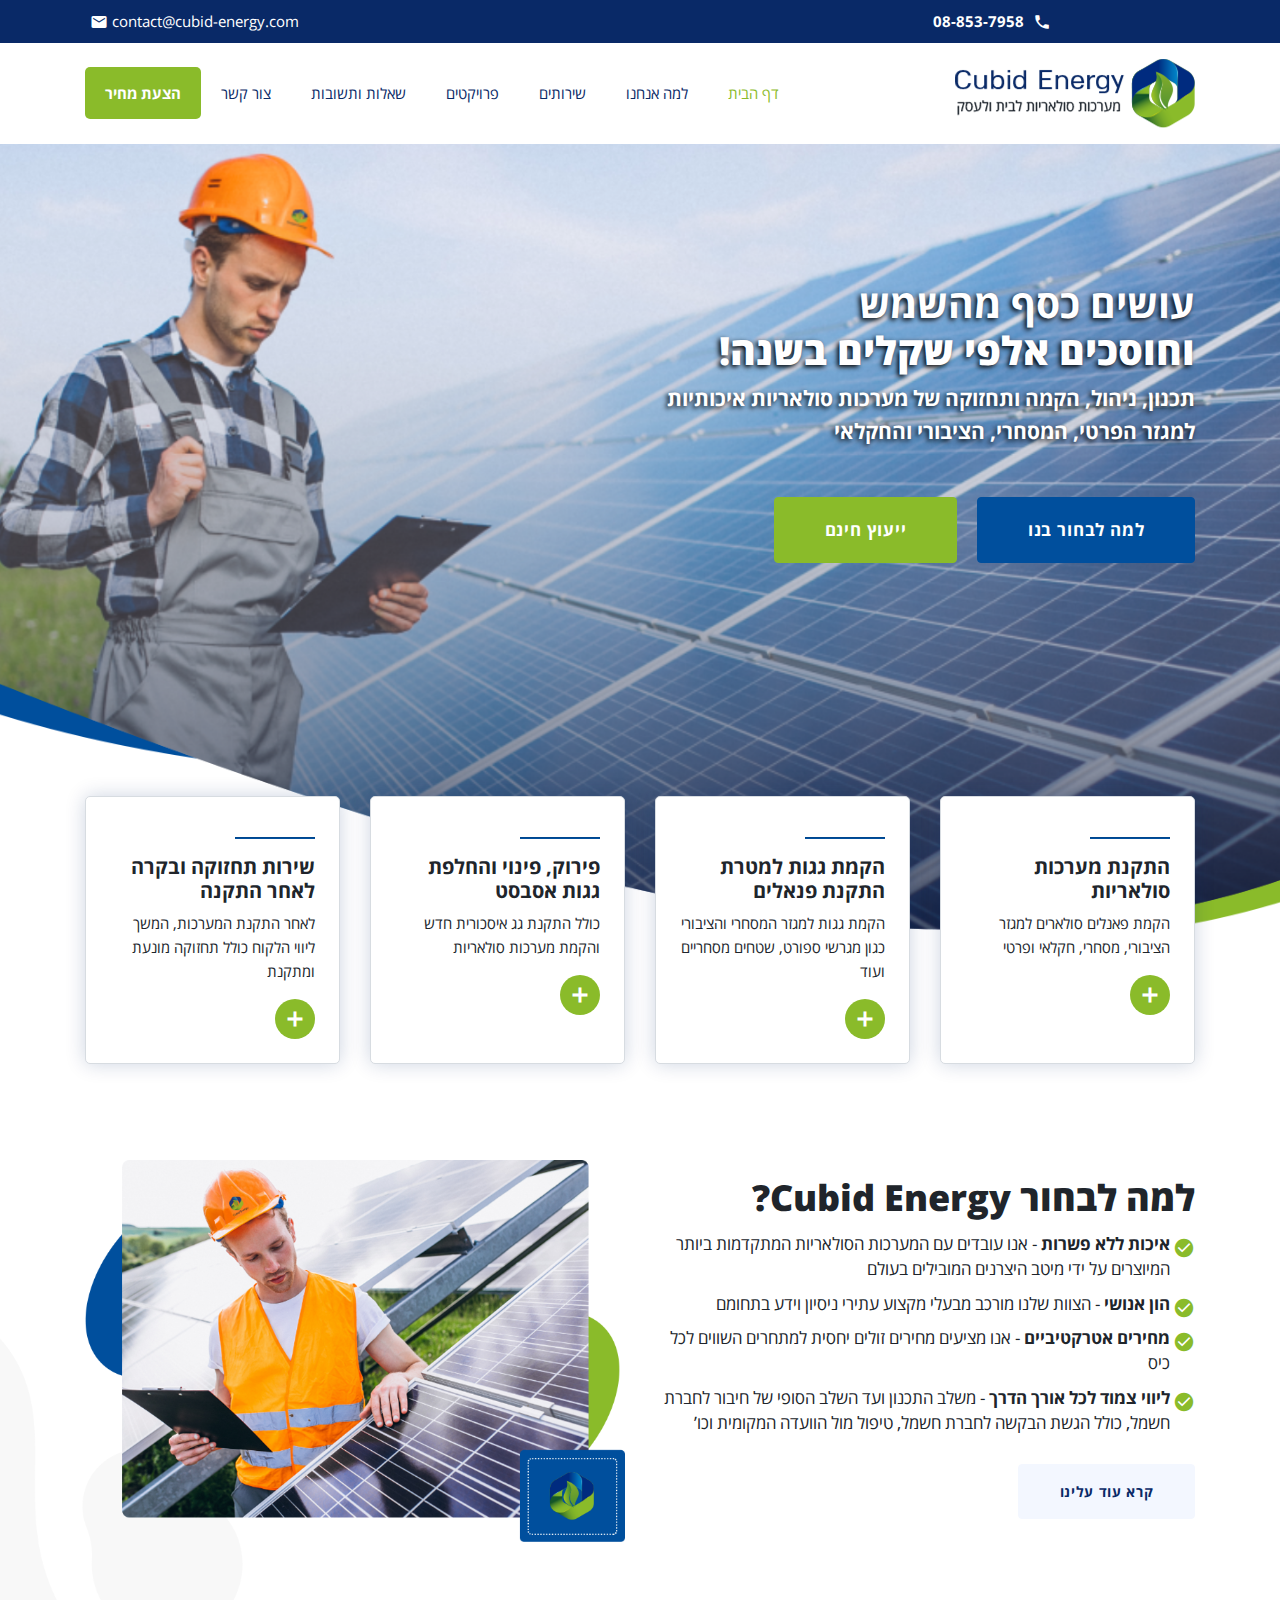
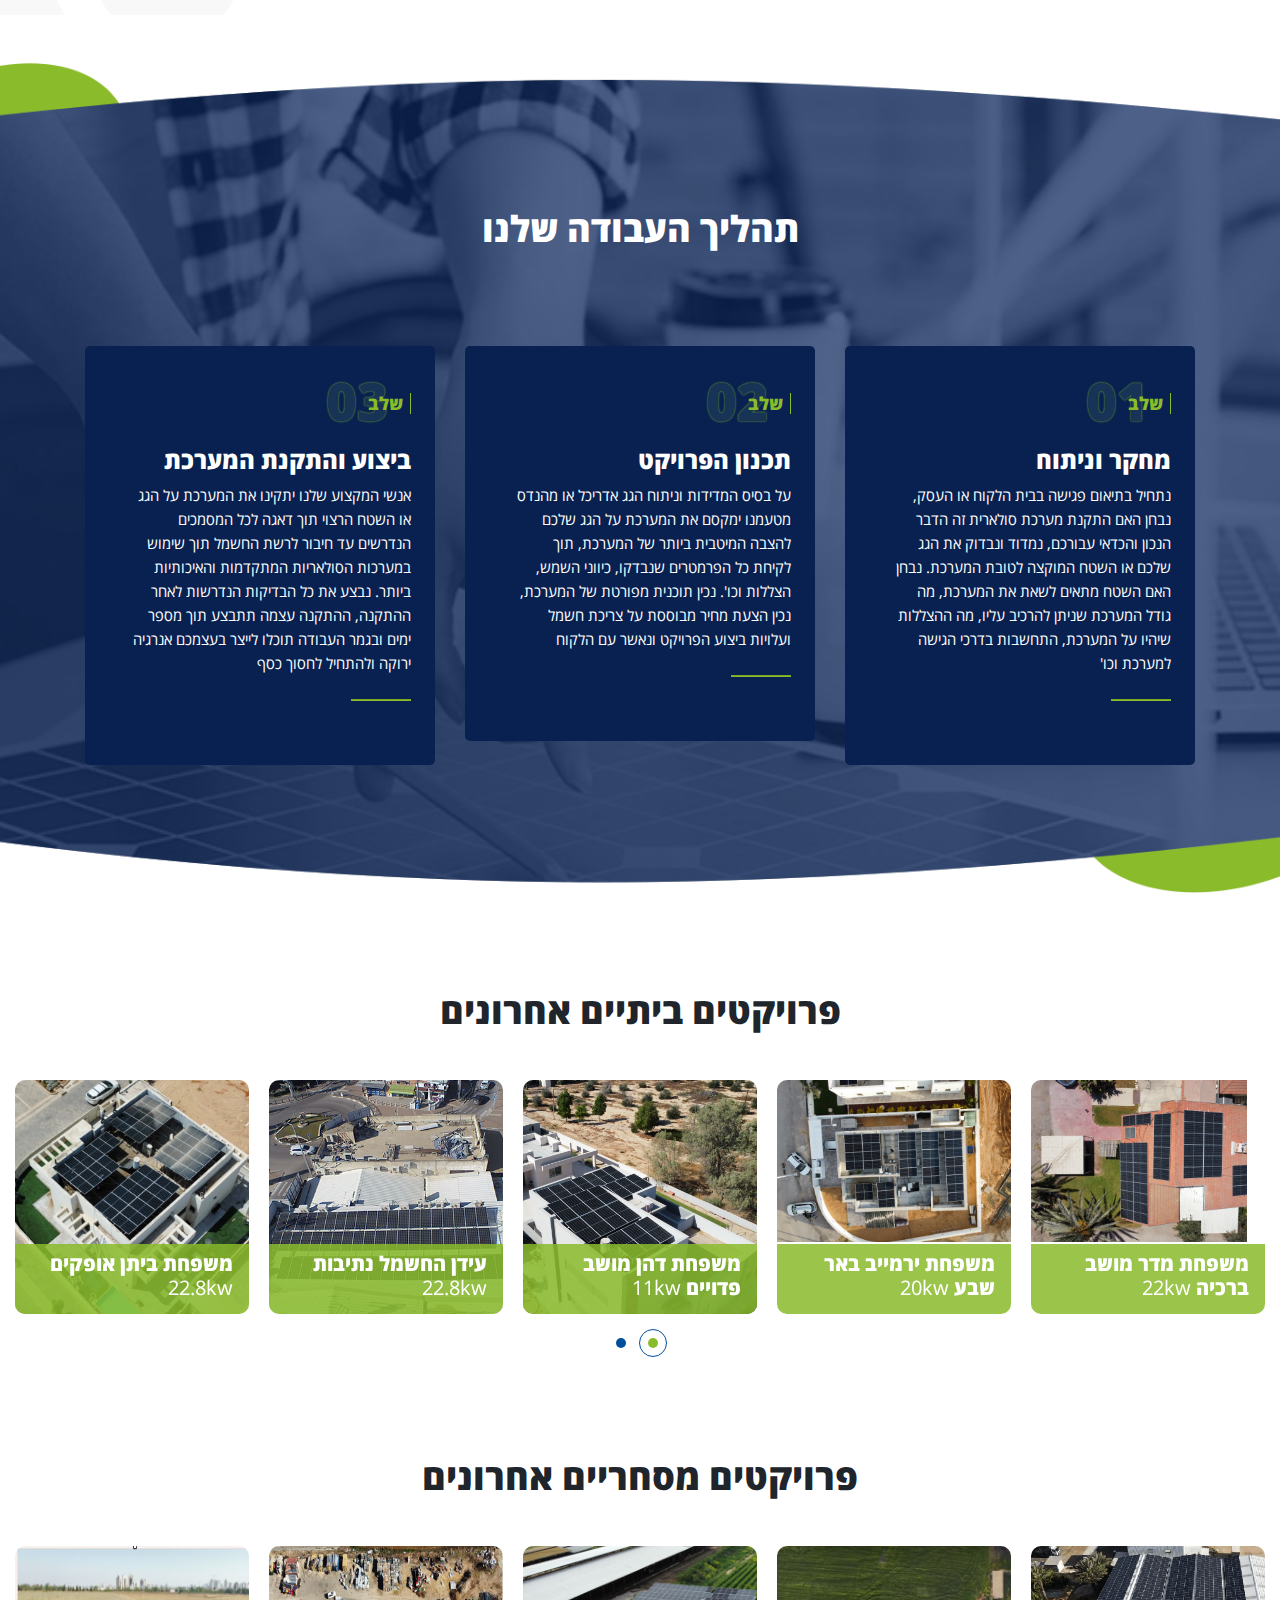
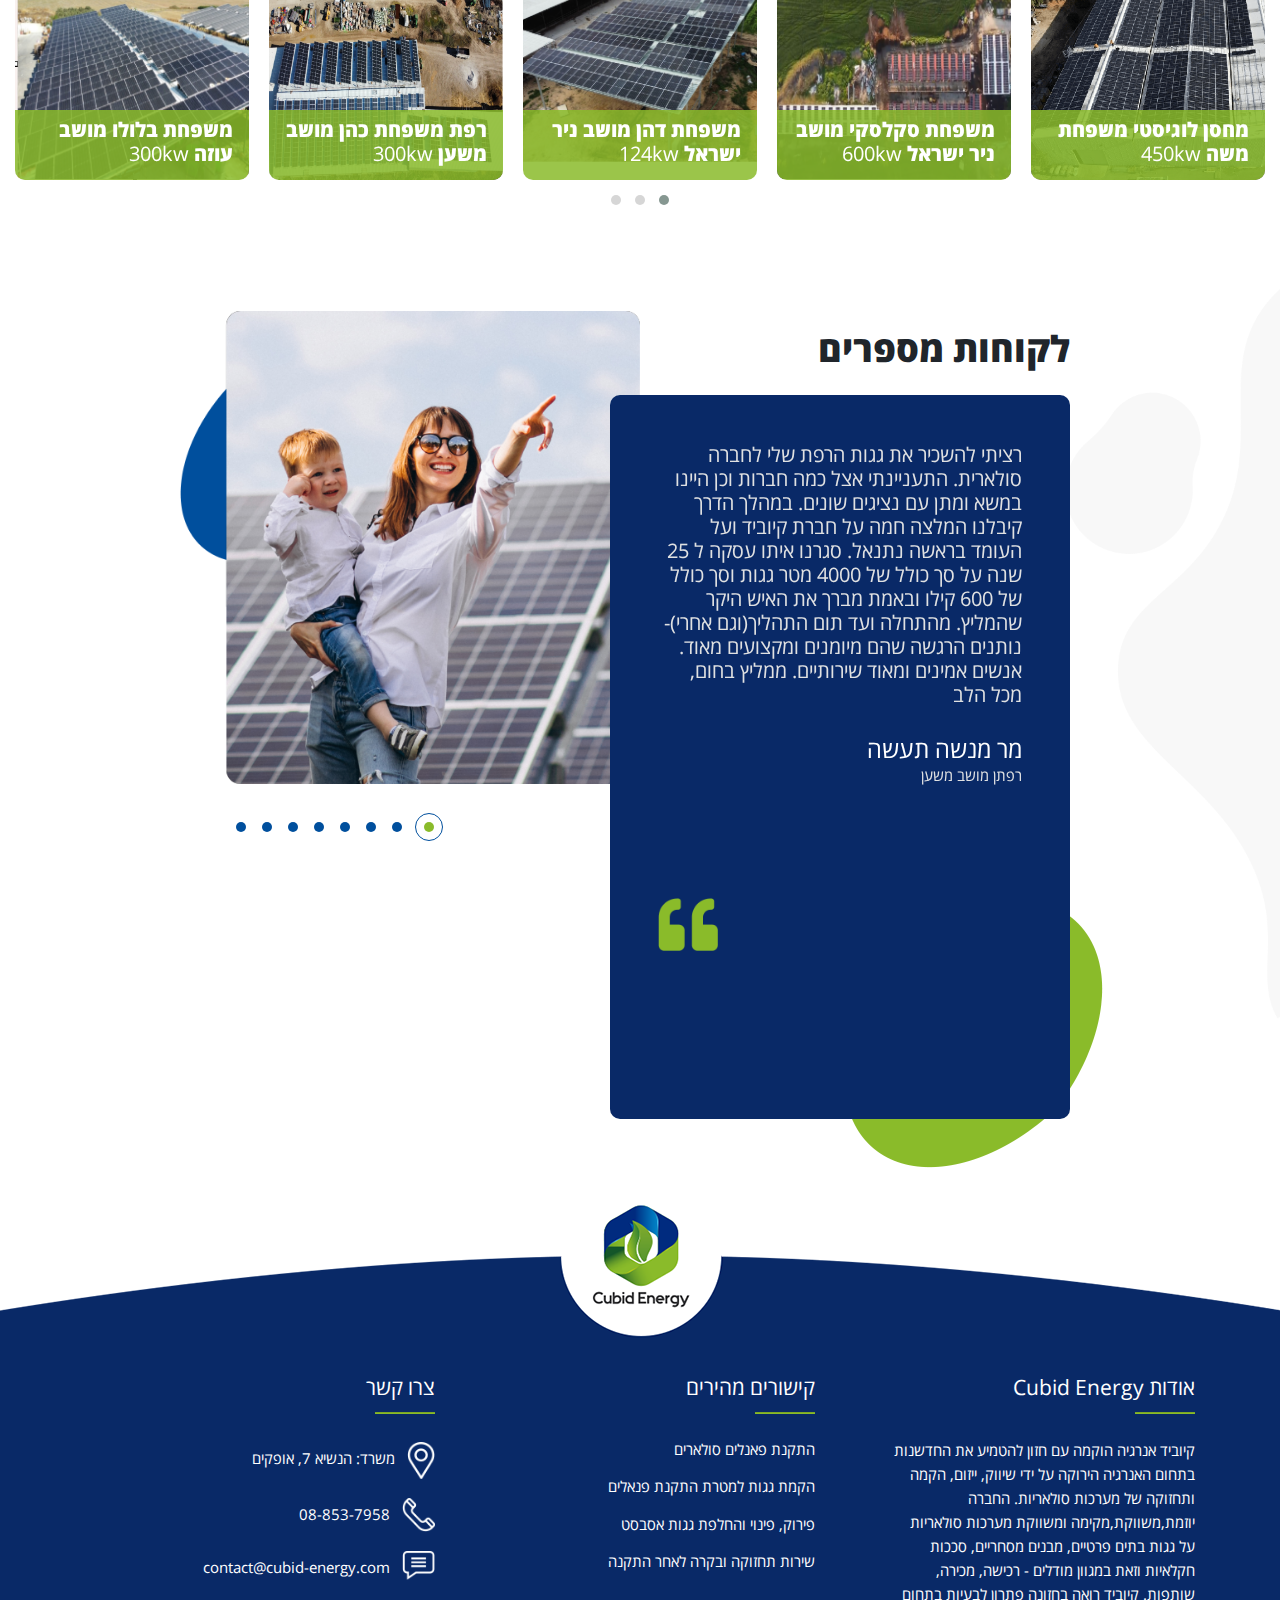
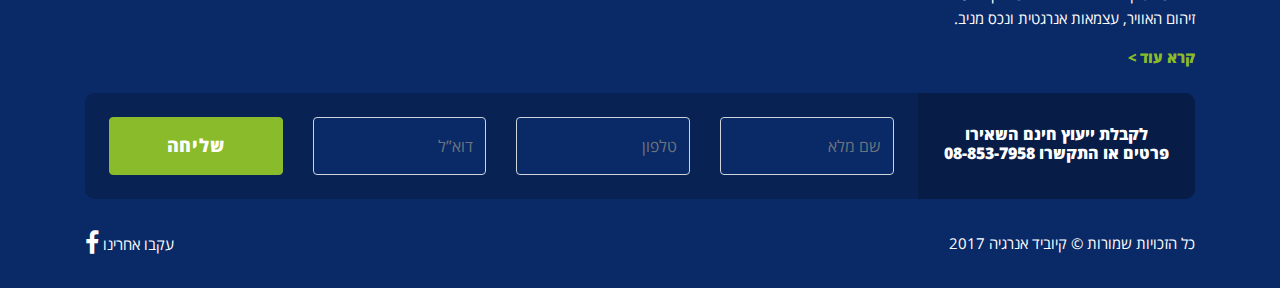
<file: index.html>
<!doctype html>
<html lang="en">
	<head>
		<!-- Required meta tags -->
		<meta charset="utf-8">
		<meta name="viewport" content="width=device-width, initial-scale=1, shrink-to-fit=no">
		<!-- Bootstrap CSS -->
		<link rel="stylesheet" href="assets/css/rtl/bootstrap.min.css">
		<!-- Theme CSS -->
		<link rel="stylesheet" href="assets/css/style.css">
		<!-- Media Queries CSS -->
		<link rel="stylesheet" href="assets/css/media-queries.css">
		<!--Material Icons-->
		<link href="https://fonts.googleapis.com/icon?family=Material+Icons" rel="stylesheet">
		<!--Font Awesome Icons-->
		<link href="https://stackpath.bootstrapcdn.com/font-awesome/4.7.0/css/font-awesome.min.css" rel="stylesheet">
		<!-- Owl Stylesheets -->
		<link rel="stylesheet" href="assets/css/owl.carousel.min.css">
		<link rel="stylesheet" href="assets/css/owl.theme.default.min.css">
		<title>Cubid Energy</title>
		<link rel="apple-touch-icon" sizes="57x57" href="assets/images/favicon/apple-icon-57x57.png">
		<link rel="apple-touch-icon" sizes="60x60" href="assets/images/favicon/apple-icon-60x60.png">
		<link rel="apple-touch-icon" sizes="72x72" href="assets/images/favicon/apple-icon-72x72.png">
		<link rel="apple-touch-icon" sizes="76x76" href="assets/images/favicon/apple-icon-76x76.png">
		<link rel="apple-touch-icon" sizes="114x114" href="assets/images/favicon/apple-icon-114x114.png">
		<link rel="apple-touch-icon" sizes="120x120" href="assets/images/favicon/apple-icon-120x120.png">
		<link rel="apple-touch-icon" sizes="144x144" href="assets/images/favicon/apple-icon-144x144.png">
		<link rel="apple-touch-icon" sizes="152x152" href="assets/images/favicon/apple-icon-152x152.png">
		<link rel="apple-touch-icon" sizes="180x180" href="assets/images/favicon/apple-icon-180x180.png">
		<link rel="icon" type="image/png" sizes="192x192"  href="assets/images/favicon/android-icon-192x192.png">
		<link rel="icon" type="image/png" sizes="32x32" href="assets/images/favicon/favicon-32x32.png">
		<link rel="icon" type="image/png" sizes="96x96" href="assets/images/favicon/favicon-96x96.png">
		<link rel="icon" type="image/png" sizes="16x16" href="assets/images/favicon/favicon-16x16.png">
		<link rel="manifest" href="assets/images/favicon/manifest.json">
		<meta name="msapplication-TileColor" content="#ffffff">
		<meta name="msapplication-TileImage" content="assets/images/favicon/ms-icon-144x144.png">
		<meta name="theme-color" content="#ffffff">													
	</head>
  	<body>
	  	<div class="fixed-top">
			<div class="top-header">
				<div class="container">
					<div class="row" dir="rtl">
						<div class="col-6 contact-info">
							<a class="contact-phone" href="tel:08-853-7958" target="_top"><i class="material-icons icon">phone_enabled</i> 08-853-7958</a>
						</div>
						<div class="col-6 social-info text-left">
							<a class="contact-email" href="mailto:contact@cubid-energy.com" target="_top">contact@cubid-energy.com <i class="material-icons icon">email</i> </a>
						</div>
					</div>
				</div>
			</div>

			<nav class="navbar navbar-expand-lg navbar-light top-header-navbar">
				<div class="container">
					<a class="navbar-brand header-logo" href="index.html">
						<img src="assets/images/logo.png" alt="Cubid Energy Logo" />
					</a>

					<a class="btn btn-green header-bid-btn d-block d-lg-none" href="contact-us.html">הצעת מחיר</a>

					<button class="navbar-toggler" type="button" data-toggle="collapse" data-target="#navbarNav" aria-controls="navbarNav" aria-expanded="false" aria-label="Toggle navigation">
						<span>
							<i class="material-icons">menu</i>
						</span>
					</button>
					<div class="collapse navbar-collapse pt-3 pt-lg-0" id="navbarNav">
						<ul class="nav navbar-nav ml-auto">
							<li class="nav-item active">
								<a class="nav-link" href="index.html">דף הבית</a>
							</li>
							<li class="nav-item">
								<a class="nav-link" href="about-us.html">למה אנחנו</a>
							</li>
							<li class="nav-item">
								<a class="nav-link" href="our-services.html">שירותים</a>
							</li>
							<li class="nav-item">
								<a class="nav-link" href="our-projects.html">פרויקטים</a>
							</li>
							<li class="nav-item">
								<a class="nav-link" href="faq.html">שאלות ותשובות</a>
							</li>
							<li class="nav-item">
								<a class="nav-link" href="contact-us.html">צור קשר</a>
							</li>
							<li class="nav-item weblink d-none d-lg-block">
								<a class="nav-link" href="contact-us.html">הצעת מחיר</a>
							</li>
						</ul>
					</div>
				</div>
			</nav>
		</div>

		<section class="banner-section">
			<div class="container">
				<div class="row" dir="rtl">
					<div class="col-lg-6 col-md-9 white-text text-md-left pt-5 pt-sm-5 mt-sm-5 mb-5">
						<div class="mt-sm-5">
							<h1 class="banner-heading text-bold">
								עושים כסף מהשמש<br /><span class="text-x-bold">וחוסכים אלפי שקלים בשנה!</span>
							</h1>
							<p class="banner-paragraph text-bold">תכנון, ניהול, הקמה ותחזוקה של מערכות סולאריות איכותיות
								למגזר הפרטי, המסחרי, הציבורי והחקלאי</p>
						</div>
						<div class="mt-sm-5 mb-sm-5">
							<a class="btn btn-blue ml-3 ml-sm-0 mb-2 mb-sm-0" href="javascript:void(0)" onclick="scrollToSection('#section3')">למה לבחור בנו</a>
							<a class="btn btn-green ml-3 mb-2 mb-sm-0" href="contact-us.html">ייעוץ חינם</a>
						</div>
					</div>
					<div class="col-md-6"></div>
				</div>
			</div>
		</section>

		<section class="widget-section">
			<div class="container">
				<div class="row" dir="rtl">
					<div class="col-md-3 col-6 square-widget-col">
						<div class="square-widget p-4" onclick="redirectToPage('our-services.html')">
							<hr align="right" />
							<h5 class="text-bold">התקנת מערכות סולאריות</h5>
							<p class="d-none d-lg-block">הקמת פאנלים סולארים למגזר הציבורי, מסחרי, חקלאי ופרטי</p>
							<a class="btn btn-circle" href="#"><i class="material-icons">add</i></a>
						</div>
					</div>
					<div class="col-md-3 col-6 square-widget-col">
						<div class="square-widget p-4" onclick="redirectToPage('our-services.html')">
							<hr align="right" />
							<h5 class="text-bold">הקמת גגות למטרת התקנת פנאלים</h5>
							<p class="d-none d-lg-block">הקמת גגות למגזר המסחרי והציבורי כגון מגרשי ספורט, שטחים מסחריים ועוד</p>
							<a class="btn btn-circle" href="#"><i class="material-icons">add</i></a>
						</div>
					</div>
					<div class="col-md-3 col-6 square-widget-col">
						<div class="square-widget p-4" onclick="redirectToPage('our-services.html')">
							<hr align="right" />
							<h5 class="text-bold">פירוק, פינוי והחלפת גגות אסבסט</h5>
							<p class="d-none d-lg-block">כולל התקנת גג איסכורית חדש והקמת מערכות סולאריות</p>
							<a class="btn btn-circle" href="#"><i class="material-icons">add</i></a>
						</div>
					</div>
					<div class="col-md-3 col-6 square-widget-col">
						<div class="square-widget p-4" onclick="redirectToPage('our-services.html')">
							<hr align="right" />
							<h5 class="text-bold">שירות תחזוקה ובקרה לאחר התקנה</h5>
							<p class="d-none d-lg-block">לאחר התקנת המערכות, המשך ליווי הלקוח כולל תחזוקה מונעת ומתקנת</p>
							<a class="btn btn-circle" href="#"><i class="material-icons">add</i></a>
						</div>
					</div>
				</div>
			</div>
		</section>

		<section class="section-3-4 mt-5" id="section3">
			<div class="container section-3">
				<div class="row">
					<div class="col-md-6 mt-xl-5">
						<img src="assets/images/section-3-left.png"  />
					</div>
					<div class="col-md-6 white-text text-md-left mt-5 mt-sm-3 mb-5">
						<div class="mt-sm-5">
							<h2 class="h1-responsive text-x-bold">?Cubid Energy למה לבחור</h2>
							<ul dir="RTL">
								<li><span class="text-bold">איכות ללא פשרות</span> - אנו עובדים עם המערכות הסולאריות המתקדמות ביותר המיוצרים על ידי מיטב היצרנים המובילים בעולם</li>
								<li><span class="text-bold">הון אנושי</span> - הצוות שלנו מורכב מבעלי מקצוע עתירי ניסיון וידע בתחומם</li>
								<li><span class="text-bold">מחירים אטרקטיביים</span> - אנו מציעים מחירים זולים יחסית למתחרים השווים לכל כיס</li>
								<li><span class="text-bold">ליווי צמוד לכל אורך הדרך</span> - משלב התכנון ועד השלב הסופי של חיבור לחברת חשמל, כולל הגשת הבקשה לחברת חשמל, טיפול מול הוועדה המקומית וכו’</li>
							</ul>
						</div>
						<div class="mt-sm-4 mb-sm-5">
							<a class="btn btn-light" href="about-us.html">קרא עוד עלינו</a>
							<!--<a href="#"><span class="download-circle-text">הורד את העלון</span> <span class="btn download-circle-button"><img src="assets/images/download-icon.png" /></span></a>-->
						</div>
					</div>
					
				</div>
			</div>
		</section>

		<section class="section-5 pt-5 pb-5 mt-5 mb-5">
			<div class="container">
				<h2 class="h1-responsive text-x-bold text-center mt-5 pt-3 pt-sm-5 text-white">תהליך העבודה שלנו</h2>
				<div dir="rtl" class="row mt-3 mt-sm-5 pb-5">
					<div class="col-md-4">
						<div class="section-5-widget mt-5">
							<div class="pl-4 pr-5 pb-5 section-5-widget-content">
								<div class="pt-3 pb-4 ">
									<span class="section-number text-x-bold">01</span>
									<h6 class="widget-title text-x-bold">שלב</h6>
								</div>
								<h3 class="text-white text-x-bold">מחקר וניתוח
</h3>
								<p>נתחיל בתיאום פגישה בבית הלקוח או העסק, נבחן האם התקנת מערכת סולארית זה הדבר הנכון והכדאי עבורכם, נמדוד ונבדוק את הגג שלכם או השטח המוקצה לטובת המערכת. נבחן האם השטח מתאים לשאת את המערכת, מה גודל המערכת שניתן להרכיב עליו, מה ההצללות שיהיו על המערכת, התחשבות בדרכי הגישה למערכת וכו'
</p>
								<hr class="footer-header-hr mt-4" align="right" />
							</div>
						</div>
					</div>
					<div class="col-md-4">
						<div class="section-5-widget mt-5">
							<div class="pl-4 pr-5 pb-5 section-5-widget-content">
								<div class="pt-3 pb-4 ">
									<span class="section-number text-x-bold">02</span>
									<h6 class="widget-title text-x-bold">שלב</h6>
								</div>
								<h3 class="text-white text-x-bold">תכנון הפרויקט</h3>
								<p>על בסיס המדידות וניתוח הגג אדריכל או מהנדס מטעמנו ימקסם את המערכת על הגג שלכם להצבה המיטבית ביותר של המערכת, תוך לקיחת כל הפרמטרים שנבדקו, כיווני השמש, הצללות וכו'. נכין תוכנית מפורטת של המערכת, נכין הצעת מחיר מבוססת על צריכת חשמל ועלויות ביצוע הפרויקט ונאשר עם הלקוח</p>
								<hr class="footer-header-hr mt-4" align="right" />
							</div>
						</div>
					</div>
					<div class="col-md-4">
						<div class="section-5-widget mt-5">
							<div class="pl-4 pr-5 pb-5 section-5-widget-content">
								<div class="pt-3 pb-4 ">
									<span class="section-number text-x-bold">03</span>
									<h6 class="widget-title text-x-bold">שלב</h6>
								</div>
								<h3 class="text-white text-x-bold">ביצוע והתקנת המערכת</h3>
								<p>אנשי המקצוע שלנו יתקינו את המערכת על הגג או השטח הרצוי תוך דאגה לכל המסמכים הנדרשים עד חיבור לרשת החשמל תוך שימוש במערכות הסולאריות המתקדמות והאיכותיות ביותר. נבצע את כל הבדיקות הנדרשות לאחר ההתקנה, ההתקנה עצמה תתבצע תוך מספר ימים ובגמר העבודה תוכלו לייצר בעצמכם אנרגיה ירוקה ולהתחיל לחסוך כסף
</p>
								<hr class="footer-header-hr mt-4" align="right" />
							</div>
						</div>
					</div>
				</div>
			</div>
		</section>


		<!--  Demos -->
		<section class="section-6-carousel mt-5 mb-5">
			<div class="container-fluid">
				<h2 class="h1-responsive text-x-bold text-center pt-sm-5 mb-sm-5">פרויקטים ביתיים אחרונים</h2>
				<div class="row" dir="rtl">
					<div class="col-12">
						<div class="owl-carousel owl-theme owl-carousel-recent-products section-recent-projects">

							<div class="item">
								<img src="assets/images/carousel/davidmadar_brachia_house_22k.jpg" />
								<div class="overlay">
									<div class="px-3 pt-2 text-white">
										<h5 class="mb-0"><span class="text-x-bold">משפחת מדר מושב ברכיה</span> 22kw</h5>
									</div>
								</div>
							</div>
							<div class="item">
								<img src="assets/images/carousel/rami_beersheva_house_20k.jpg" />
								<div class="overlay">
									<div class="px-3 pt-2 text-white">
										<h5 class="mb-0"><span class="text-x-bold">משפחת ירמייב באר שבע</span> 20kw</h5>
									</div>
								</div>
							</div>
							<div class="item">
								<img src="assets/images/carousel/hen_pdouim_house_12k.jpg" />
								<div class="overlay">
									<div class="px-3 pt-2 text-white">
										<h5 class="mb-0"><span class="text-x-bold">משפחת דהן מושב פדויים</span> 11kw</h5>
									</div>
								</div>
							</div>
							<div class="item">
								<img src="assets/images/carousel/Pic-4.png" />
								<div class="overlay">
									<div class="px-3 pt-2 text-white">
										<h5 class="mb-0"><span class="text-x-bold"> עידן החשמל נתיבות </span> 22.8kw</h5>
									</div>
								</div>
							</div>
							<div class="item">
								<img src="assets/images/carousel/netanel2_ofaqim_house_20K.jpg" />
								<div class="overlay">
									<div class="px-3 pt-2 text-white">
										<h5 class="mb-0"><span class="text-x-bold">משפחת ביתן אופקים</span> 22.8kw</h5>
									</div>
								</div>
							</div>
							<div class="item">
								<img src="assets/images/carousel/malachi_pdouim_15k.jpg" />
								<div class="overlay">
									<div class="px-3 pt-2 text-white">
										<h5 class="mb-0"><span class="text-x-bold">משפחת שמשי פדויים</span> 15kw</h5>
									</div>
								</div>
							</div>
							<div class="item">
								<img src="assets/images/carousel/moti_lehavim_22.jpg" />
								<div class="overlay">
									<div class="px-3 pt-2 text-white">
										<h5 class="mb-0"><span class="text-x-bold">משפחת חזן להבים</span> 22.4kw</h5>
									</div>
								</div>
							</div>
							<div class="item">
								<img src="assets/images/carousel/eliran_ofaqim_house 12k.jpeg" />
								<div class="overlay">
									<div class="px-3 pt-2 text-white">
										<h5 class="mb-0"><span class="text-x-bold">משפחת חיון אופקים</span> 11.4kw</h5>
									</div>
								</div>
							</div>
							<div class="item">
								<img src="assets/images/carousel/oren_leahvim_19_6.jpg" />
								<div class="overlay">
									<div class="px-3 pt-2 text-white">
										<h5 class="mb-0"><span class="text-x-bold">משפחת ניסים להבים</span> 19.6kw</h5>
									</div>
								</div>
							</div>
							<div class="item">
								<img src="assets/images/carousel/market2_nirisrael_house_22k.jpg" />
								<div class="overlay">
									<div class="px-3 pt-2 text-white">
										<h5 class="mb-0"><span class="text-x-bold">מושב ניר ישראל חנות </span> 22kw</h5>
									</div>
								</div>
							</div>
						</div>
					</div>
				</div>
			</div>
		</section>

				<!--  Demos -->
				<section class="section-7-carousel mt-5 mb-5">
					<div class="container-fluid">
						<h2 class="h1-responsive text-x-bold text-center pt-sm-5 mb-sm-5">פרויקטים מסחריים אחרונים</h2>
						<div class="row" dir="rtl">
							<div class="col-12">
								<div class="owl-carousel owl-theme owl-carousel-recent-products section-recent-projects">
									<div class="item">
										<img src="assets/images/carousel/Pic-5.png" />
										<div class="overlay">
											<div class="px-3 pt-2 text-white">
												<h5 class="mb-0"><span class="text-x-bold">מחסן לוגיסטי משפחת משה</span> 450kw</h5>
											</div>
										</div>
									</div>
									<div class="item">
										<img src="assets/images/carousel/images/skalski_cubid_mishari_600k.jpg" />
										<div class="overlay">
											<div class="px-3 pt-2 text-white">
												<h5 class="mb-0"><span class="text-x-bold">משפחת סקלסקי מושב ניר ישראל</span> 600kw</h5>
											</div>
										</div>
									</div>
									<div class="item">
										<img src="assets/images/carousel/images/shizaf_nirisrael_124k.jpg" />
										<div class="overlay">
											<div class="px-3 pt-2 text-white">
												<h5 class="mb-0"><span class="text-x-bold">משפחת דהן מושב ניר ישראל</span> 124kw</h5>
											</div>
										</div>
									</div>
									<div class="item">
										<img src="assets/images/carousel/images/eldad_mashen_300kw.jpg" />
										<div class="overlay">
											<div class="px-3 pt-2 text-white">
												<h5 class="mb-0"><span class="text-x-bold">רפת משפחת כהן מושב משען</span> 300kw</h5>
											</div>
										</div>
									</div>
									<div class="item">
										<img src="assets/images/carousel/images/herzel_oza_300kw.jpg" />
										<div class="overlay">
											<div class="px-3 pt-2 text-white">
												<h5 class="mb-0"><span class="text-x-bold">משפחת בלולו מושב עוזה</span> 300kw</h5>
											</div>
										</div>
									</div>
									<div class="item">
										<img src="assets/images/carousel/images/menashe_mashen_600kw.jpg" />
										<div class="overlay">
											<div class="px-3 pt-2 text-white">
												<h5 class="mb-0"><span class="text-x-bold">רפת תעשה מושב משען</span> 600kw</h5>
											</div>
										</div>
									</div>
									<div class="item">
										<img src="assets/images/carousel/images/zhavat_gilat_300kw.jpg" />
										<div class="overlay">
											<div class="px-3 pt-2 text-white">
												<h5 class="mb-0"><span class="text-x-bold">רפת זבת חלב מושב גילת</span> 300kw</h5>
											</div>
										</div>
									</div>
									<div class="item">
										<img src="assets/images/carousel/images/efraim_nirmoshe_75kw.jpg" />
										<div class="overlay">
											<div class="px-3 pt-2 text-white">
												<h5 class="mb-0"><span class="text-x-bold">משפחת קרישנייר מושב ניר משה</span> 75kw</h5>
											</div>
										</div>
									</div>
									<div class="item">
										<img src="assets/images/carousel/images/rhamim_oza_150kw.jpg" />
										<div class="overlay">
											<div class="px-3 pt-2 text-white">
												<h5 class="mb-0"><span class="text-x-bold">משפחת בלולו מושב עוזה</span> 150kw</h5>
											</div>
										</div>
									</div>
									<div class="item">
										<img src="assets/images/carousel/images/shalva_450kw.jpg" />
										<div class="overlay">
											<div class="px-3 pt-2 text-white">
												<h5 class="mb-0"><span class="text-x-bold">משפחת גואטה מושב שלוה</span> 450kw</h5>
											</div>
										</div>
									</div>
									<div class="item">
										<img src="assets/images/carousel/images/sigron_brachia_195kw.jpg" />
										<div class="overlay">
											<div class="px-3 pt-2 text-white">
												<h5 class="mb-0"><span class="text-x-bold">משפחת סגרון מושב ברכיה</span> 200kw</h5>
											</div>
										</div>
									</div>
								</div>
							</div>
						</div>
					</div>
				</section>

		<div class="section-7-8">
			<section class="section-7-testimonial pt-5 mt-5 mb-5">
				<div class="container">
					<h2 class="pt-sm-3 mb-sm-4 text-x-bold d-block d-md-none text-center">לקוחות מספרים</h2>
					<div class="row" >
						<div class="col-md-10 ml-auto mr-auto">
							<div class="d-flex">
								<div class="w-50 testimonial-image">
									<img src="assets/images/testimonial-image.png" />
									<div dir="rtl" id='carousel-custom-dots' class='custom-owl-dots mr-5 mt-4'></div>
								</div>
								<div class="w-50 testimonial-all-text">
									<div class="testimonial-content">
										<h2 class="pt-sm-3 mb-sm-4 text-x-bold d-none d-md-block">לקוחות מספרים</h2>
										<div class="para p-5">
											<div class="testimonial-carousel owl-carousel">
												<div class="item">
													<h5 class="text">רציתי להשכיר את גגות הרפת שלי לחברה סולארית. התעניינתי אצל כמה חברות וכן היינו במשא ומתן עם נציגים שונים. במהלך הדרך קיבלנו המלצה חמה על חברת קיוביד ועל העומד בראשה נתנאל. סגרנו איתו עסקה ל 25 שנה על סך כולל של 4000 מטר גגות וסך כולל של 600 קילו ובאמת מברך את האיש היקר שהמליץ. מהתחלה ועד תום התהליך(וגם אחרי)- נותנים הרגשה שהם מיומנים ומקצועים מאוד. אנשים אמינים ומאוד שירותיים. ממליץ בחום, מכל הלב</h5>
													<div class="testimonial-name mt-4">
														<h4 class="pt-sm-1 m-0">מר מנשה תעשה</h4>
														<p class="text">רפתן מושב משען</p>
													</div>
												</div>
												<div class="item">
													<h5 class="text">הייתה לנו מכסה שכמעט ופג תוקפה, חיפשתי חברה סולארית שתיקח את הפרויקט הזה. יותר מכל היה לי חשוב לראות את הנפשות הפועלות ואכן כפי ששמעתי מכמה חברים מצאתי אנשים אשר היושר והכבוד נר לרגליהם, בחרנו לעבוד מולם. הפרויקט שלנו היה מורכב וכמעט חסר סיכוי - גם מפאת לחץ הזמן וגם בעקבות עיכוב ארוך מאוד שנוצר לנו עם נושא הגדלת החיבור .בתקופה קצרה הם הצליחו להקים את המערכת , להחליף קירוי לגג ולבצע את התוכנית הנדרשת בנושא ההגדלה. כמובן שאחרי ההצלחה הזו - ביצענו עוד 2 עסקאות על גגות הרפת שלנו. אנחנו אסירי תודה ומלאי התפעלות </h5>
													<div class="testimonial-name mt-4">
														<h4 class="pt-sm-1 m-0">מר מוטי מסלם</h4>
														<p class="text">מנכל רפת זבת חלב מושב גילת</p>
													</div>
												</div>
												<div class="item">
													<h5 class="text">פנינו לקיוביד אנרגיה לאחר שקיבלנו המלצות חמות מכמה חברים במושב. בשיחה הראשונה - הסברתי להם שאני מאוד רוצה לעשות סולארי אך למעם האמת הייתי בקשר עם חברה סולארית אחרת והם הגישו עבורי מכסה אשר קיבלה תשובה שלילית מחברת החשמל. הצוות של החברה עבר על המסמכים וחזר אליי עם תשובה שהוא יכול לקבל מכסה במשק שלנו. אני נתתי אור ירוק ותוך פחות מחודש התקלה התשובה המיוחלת לאישור המכסה. בהמשך- תהליך הההקמה היה שיא המהירות והמקצועיות. גודל הסככה אפשר בסופו של דבר 124 קילו וואט . רוצה לומר לכל המתלבטים - סולארי שלעצמו זה עסק מניב ורווחי. דרך קיוביד גם הדרך לשם נעימה וטובה.ליווי מקצועי וחברי לפני, תוך כדי וגם אחרי. ממליץ בחום. </h5>
													<div class="testimonial-name mt-4">
														<h4 class="pt-sm-1 m-0">מר שיזף דהן</h4>
														<p class="text">חקלאי מגדל פרחים מושב ניר ישראל</p>
													</div>
												</div>
												<div class="item">
													<h5 class="text">טוב שם משמן טוב- שמכם הולך לפניכם ב"ה. בזכות כך בחרנו לעבוד איתכם ואכן זכות נפלה בחלקנו. חברה מקצוענית, נציגים שרותיים ובעלי לב. תודב רבה לכם על עבודה טובה. ממליצים עליכם בפה מלא</h5>
													<div class="testimonial-name mt-4">
														<h4 class="pt-sm-1 m-0">מר רחמים בלולו</h4>
														<p class="text">רפתן מושב עוזה</p>
													</div>
												</div>
												<div class="item">
													<h5 class="text">תעשו לעצמכם טובה, תתקשרו לקיוביד. תברכו אותי אחרי כך. אם ממונכם חשוב לכם - דרך קיוביד יקימו לכם מערכת סולארית איכותית ורווחית במקצועיות. נתנאל ובן הנפלאים והיקרים מפז, אשר ההגינות והשקיפות בדגלם. התחלנו איתם מערכת בגודל 300 קילו , נתנו לנו תחושה טובה שהמשכנו לעוד 150 קילו. תענוג אמיתי.</h5>
													<div class="testimonial-name mt-4">
														<h4 class="pt-sm-1 m-0">מר טובי משה</h4>
														<p class="text">מנכ"ל הכל לחקלאי</p>
													</div>
												</div>
												<div class="item">
													<h5 class="text">הוחלט על הקמת מערכות פוטו וולטאי בכלל המבנים השייכים לאגודת המושב. כאגודה השוונו נתונים והצעות ממספר חברות סולאריות. כאשר חברת קיוביד אנרגיה היו אדיבים, חביבים ומאוד מקצועיים וכן גם סיפקו הצעה הוגנת. על כן בחרנו לעבוד מולם. כל שאלה או תהייה בדרך - נענתה תמיד בהסבר מלא ובחיוך חם. הרגשה של ביטחון. שמחנו מאוד על הבחירה בכם תודה רבה, עשיתם עבודה מצוינת.</h5>
													<div class="testimonial-name mt-4">
														<h4 class="pt-sm-1 m-0">מר יגאל ברששת</h4>
														<p class="text">יו"ר וועד מושב ניר ישראל</p>
													</div>
												</div>
												<div class="item">
													<h5 class="text">ראיתי במושב שלנו, צוות מקצועי ומיומן פועל בחריצות ומיומנות בכמה מהשקים אצלנו במושב. פניתי לברר אודותם ונאמר לי כי הם הצוות של חברת קיוביד. בהמשך קבענו פגישה עימם- שם קיבלנו רושם של חברה יציבה ובעלת ידע רב בתחום. מרוצה עד אין קץ מהעבודה והיחס האישי כך שכבר המשכנו יחד לעסקה נוספת.אם יש מי שמתלבט בנושא - למי שיש אפשרות להקמת מערכת סולארית לא לוותר - גם שנראה תחילה כי מדובר בהרבה ניירת וכאב ראש ת אם אם תתנו למקצוענים לטפל בכך - בהתערבות מינימלית תוכלו להרוויח הרבה. </h5>
													<div class="testimonial-name mt-4">
														<h4 class="pt-sm-1 m-0">מר אלדד כהן</h4>
														<p class="text">רפתן מושב משען</p>
													</div>
												</div>
												<div class="item">
													<h5 class="text">הגענו אליהם דרך המלצות של חברי המושב שלנו. אהבנו ושמחנו מהזריזות בהזזת תהליכי הרגולציה. מהחוויה הפרטית שלנו - פשוט אנשים מקצועיים, אדיבים, שירותיים וחביבים. כלכלית מדובר בעסקה טובה וכדאי לעשותה, בדרך הבטוחה והמומללת על ידי רבים</h5>
													<div class="testimonial-name mt-4">
														<h4 class="pt-sm-1 m-0">מר הרצל בלולו</h4>
														<p class="text">רפתן לשעבר מושב עוזה</p>
													</div>
												</div>
											</div>
										</div>
									</div>
								</div>
							</div>
						</div>
					</div>
				</div>
			</section>
		</div>

		<footer class="main-footer">
			<div class="container">
				<div class="row footer-widget-section pt-3 pb-4" dir="rtl">
					<div class="col-md-4 col-sm-6 col-12 pt-3">
						<p class="footer-widget-heading mb-2" dir="rtl">אודות Cubid Energy</p>
						<hr class="footer-header-hr" align="right" />
						<p class="pr-5 pt-2">קיוביד אנרגיה הוקמה עם חזון להטמיע את החדשנות בתחום האנרגיה הירוקה על ידי שיווק, ייזום, הקמה ותחזוקה של מערכות סולאריות. החברה יוזמת,משווקת,מקימה ומשווקת מערכות סולאריות על גגות בתים פרטיים, מבנים מסחריים, סככות חקלאיות וזאת במגוון מודלים - רכישה, מכירה, שותפות. קיוביד רואה בחזונה פתרון לבעיות בתחום זיהום האוויר, עצמאות אנרגטית ונכס מניב.</p>
						<a href="about-us.html" class="green-text text-x-bold">קרא עוד ></a>
					</div>

					<div class="col-md-4 col-sm-6 col-12 pt-3">
						<p class="footer-widget-heading mb-sm-2">קישורים מהירים</p>
						<hr class="footer-header-hr" align="right" />
						<ul class="footer-list-menu">
							<li>
								<a href="our-services.html">התקנת פאנלים סולארים</a>
							</li>
							<li>
								<a href="our-services.html">הקמת גגות למטרת התקנת פנאלים</a>
							</li>
							<li>
								<a href="our-services.html">פירוק, פינוי והחלפת גגות אסבסט</a>
							</li>
							<li>
								<a href="our-services.html">שירות תחזוקה ובקרה לאחר התקנה</a>
							</li>
						</ul>
					</div>
					
					<div class="col-md-4 col-sm-6 col-12 pt-3">
						<p class="footer-widget-heading mb-2">צרו קשר</p>
						<hr class="footer-header-hr" align="right" />
						<div class="footer-address">
							<ul class="footer-contact-list">
								<li>
									
										<div class="d-flex">
											<div class="pt-1 pr-2 flex-shrink-1">
												<img src="assets/images/location-icon.png" />
											</div>
											<div class="p-1 w-100">
												<p class="mt-1 mb-0">משרד: הנשיא 7, אופקים</p>
											</div>
										</div>
									
								</li>
								<li>
									<a href="tel:08-853-7958" target="_top">
										<div class="d-flex">
											<div class="pt-1 pr-2 flex-shrink-1">
												<img src="assets/images/phone-icon.png" />
											</div>
											<div class="p-1 w-100">
												<p class="mt-1 mb-0">08-853-7958</p>
											</div>
										</div>
									</a>
								</li>
								<li>
									<a href="mailto:contact@cubid-energy.com" target="_top">
										<div class="d-flex">
											<div class="pt-1 pr-2 flex-shrink-1">
												<img src="assets/images/message-icon.png" />
											</div>
											<div class="p-1 w-100">
												<p class="mt-1 mb-0">contact@cubid-energy.com</p>
											</div>
										</div>
									</a>
								</li>
							</ul>
						</div>
					</div>
				</div>

				<div class="row m-0 footer-contact-form p-3 p-sm-0" dir="rtl">
					<div class="col-md-3 p-0  mb-3 mb-sm-0 contact-form-right">
						<div class=" text-center p-4">
							<h6 class="mb-0 text-x-bold mt-2" dir="rtl">לקבלת ייעוץ חינם השאירו<br /> פרטים או התקשרו 08-853-7958</h6>
						</div>
					</div>
					<div class="col-md-9 p-0 order-2 order-sm-1">
						<div class="pr-sm-4 pl-sm-4 ">
							<form class="footer-form pt-sm-4 pb-sm-4" id="contact_footer_form">
								<div class="row">
									<div class="col-md-9">
										<div class="row">
											<div class="col-md-4 col-12 mb-3 mb-sm-0">
												<input type="text" class="form-control" name="fullName" placeholder="שם מלא" required />
											</div>
											<div class="col-md-4 col-12 mb-3 mb-sm-0">
												<input type="text" class="form-control" name="phone" placeholder="טלפון" required />
											</div>
											<div class="col-md-4 col-12 mb-3 mb-sm-0">
												<input type="text" class="form-control" name="email" placeholder="דוא”ל" required />
											</div>
										</div>
									</div>
									<div class="col-md-3 col-12 order-2 order-sm-1">
										<button type="submit" class="btn btn-block btn-green form-submit-btn font-20 text-x-bold">שליחה</button>
									</div>
								</div>
							</form>
						</div>
					</div>
				</div>

				<div class="row footer-copyright pt-2 pb-2" >
					<div class="col-md-6 pt-4 pb-4" dir="rtl">
						<ul class="footer-copyright-menu">
							<li>
								<a href="#">עקבו אחרינו <i class="fa fa-facebook" aria-hidden="true"></i></a>
							</li>
						</ul>
					</div>
					<div class="col-md-6">
						<p class="m-0 footer-copyright-text pt-4 pb-4">כל הזכויות שמורות &copy; קיוביד אנרגיה 2017</p>
					</div>
					
				</div>
			</div>
		</footer>

		<!-- Optional JavaScript -->
		<!-- jQuery first, then Popper.js, then Bootstrap JS -->
		<script src="assets/js/jquery-3.3.1.min.js"></script>
		<script src="assets/js/popper.min.js"></script>
		<script src="assets/js/bootstrap.min.js"></script>
		<script src="assets/js/owl.carousel.min.js"></script>
		<script src="assets/js/jquery.validate.min.js"></script>
		<script src="assets/js/footer-contact-form.js"></script>
		<script src="assets/js/theme.js"></script>
		<script src="https://cdn.enable.co.il/licenses/enable-L2588409mlpzubro-0524-58723/init.js"></script>
  	</body>
</html>
</file>
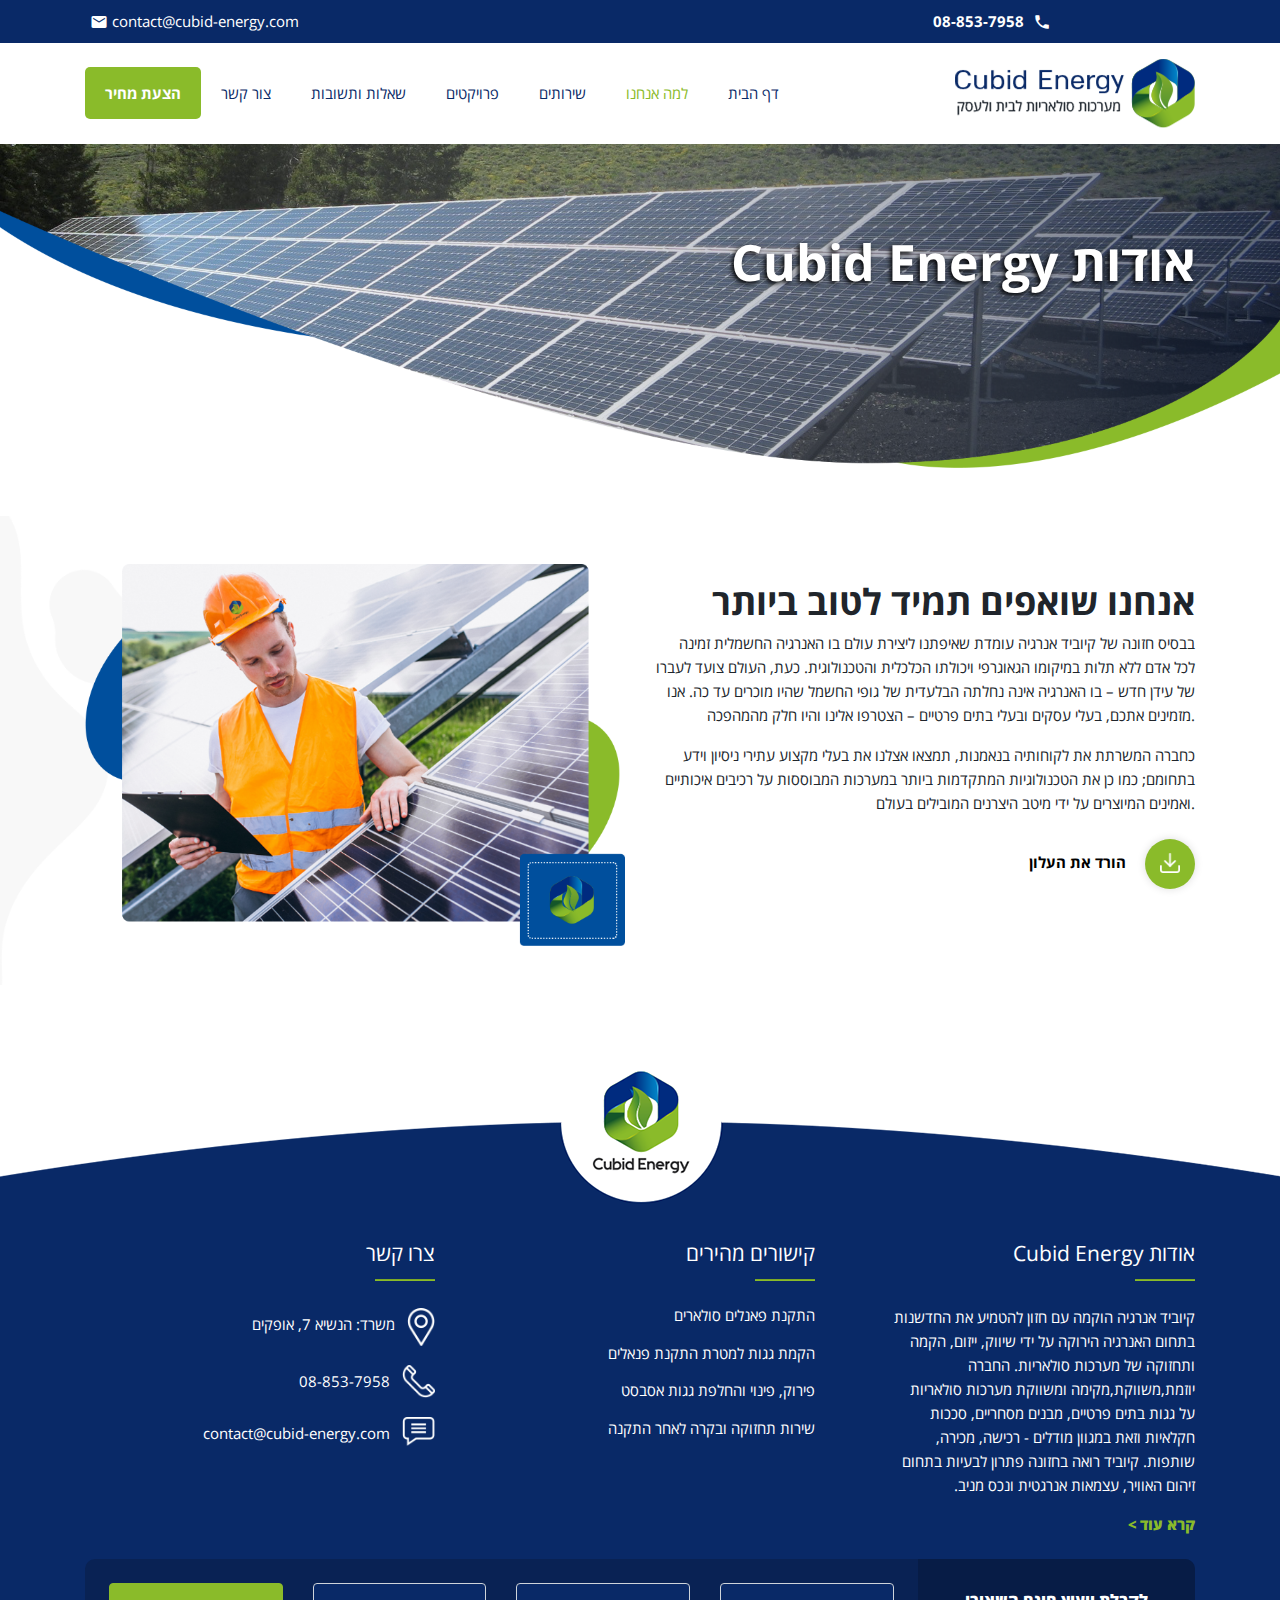
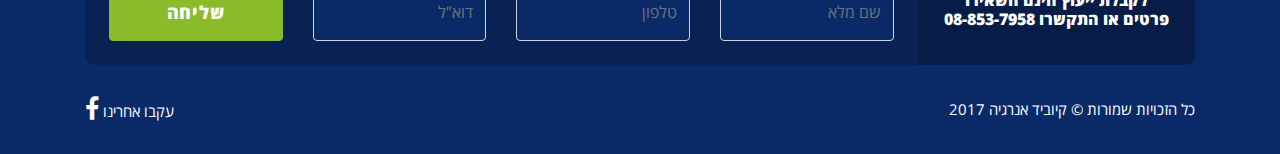
<file: about-us.html>
<!doctype html>
<html lang="en">
  <head>
    <!-- Required meta tags -->
    <meta charset="utf-8">
    <meta name="viewport" content="width=device-width, initial-scale=1, shrink-to-fit=no">

    <!-- Bootstrap CSS -->
    <link rel="stylesheet" href="assets/css/rtl/bootstrap.min.css">
	<!-- Theme CSS -->
    <link rel="stylesheet" href="assets/css/style.css">
	<!-- Media Queries CSS -->
    <link rel="stylesheet" href="assets/css/media-queries.css">
	<!--Material Icons-->
	<link href="https://fonts.googleapis.com/icon?family=Material+Icons" rel="stylesheet">
	<!--Font Awesome Icons-->
	<link href="https://stackpath.bootstrapcdn.com/font-awesome/4.7.0/css/font-awesome.min.css" rel="stylesheet">
    <title>אודות - Cubid Energy</title>
		<link rel="apple-touch-icon" sizes="57x57" href="assets/images/favicon/apple-icon-57x57.png">
		<link rel="apple-touch-icon" sizes="60x60" href="assets/images/favicon/apple-icon-60x60.png">
		<link rel="apple-touch-icon" sizes="72x72" href="assets/images/favicon/apple-icon-72x72.png">
		<link rel="apple-touch-icon" sizes="76x76" href="assets/images/favicon/apple-icon-76x76.png">
		<link rel="apple-touch-icon" sizes="114x114" href="assets/images/favicon/apple-icon-114x114.png">
		<link rel="apple-touch-icon" sizes="120x120" href="assets/images/favicon/apple-icon-120x120.png">
		<link rel="apple-touch-icon" sizes="144x144" href="assets/images/favicon/apple-icon-144x144.png">
		<link rel="apple-touch-icon" sizes="152x152" href="assets/images/favicon/apple-icon-152x152.png">
		<link rel="apple-touch-icon" sizes="180x180" href="assets/images/favicon/apple-icon-180x180.png">
		<link rel="icon" type="image/png" sizes="192x192"  href="assets/images/favicon/android-icon-192x192.png">
		<link rel="icon" type="image/png" sizes="32x32" href="assets/images/favicon/favicon-32x32.png">
		<link rel="icon" type="image/png" sizes="96x96" href="assets/images/favicon/favicon-96x96.png">
		<link rel="icon" type="image/png" sizes="16x16" href="assets/images/favicon/favicon-16x16.png">
		<link rel="manifest" href="assets/images/favicon/manifest.json">
		<meta name="msapplication-TileColor" content="#ffffff">
		<meta name="msapplication-TileImage" content="assets/images/favicon/ms-icon-144x144.png">
		<meta name="theme-color" content="#ffffff">	
  </head>
  <body>
	<div class="fixed-top">
		<div class="top-header">
			<div class="container">
				<div class="row" dir="rtl">
					<div class="col-6 contact-info">
						<a class="contact-phone" href="tel:08-853-7958" target="_top"><i class="material-icons icon">phone_enabled</i> 08-853-7958</a>
					</div>
					<div class="col-6 social-info text-left">
						<a class="contact-email" href="mailto:contact@cubid-energy.com" target="_top">contact@cubid-energy.com <i class="material-icons icon">email</i> </a>
					</div>
				</div>
			</div>
		</div>

		<nav class="navbar navbar-expand-lg navbar-light top-header-navbar">
			<div class="container">
				<a class="navbar-brand header-logo" href="index.html">
					<img src="assets/images/logo.png" alt="Cubid Energy Logo" />
				</a>

				<a class="btn btn-green header-bid-btn d-block d-lg-none" href="contact-us.html">הצעת מחיר</a>

				<button class="navbar-toggler" type="button" data-toggle="collapse" data-target="#navbarNav" aria-controls="navbarNav" aria-expanded="false" aria-label="Toggle navigation">
					<span>
						<i class="material-icons">menu</i>
					</span>
				</button>
				<div class="collapse navbar-collapse pt-3 pt-lg-0" id="navbarNav">
					<ul class="nav navbar-nav ml-auto">
						<li class="nav-item">
							<a class="nav-link" href="index.html">דף הבית</a>
						</li>
						<li class="nav-item active">
							<a class="nav-link" href="about-us.html">למה אנחנו</a>
						</li>
						<li class="nav-item">
							<a class="nav-link" href="our-services.html">שירותים</a>
						</li>
						<li class="nav-item">
							<a class="nav-link" href="our-projects.html">פרויקטים</a>
						</li>
						<li class="nav-item">
							<a class="nav-link" href="faq.html">שאלות ותשובות</a>
						</li>
						<li class="nav-item">
							<a class="nav-link" href="contact-us.html">צור קשר</a>
						</li>
						<li class="nav-item weblink d-none d-lg-block">
							<a class="nav-link" href="contact-us.html">הצעת מחיר</a>
						</li>
					</ul>
				</div>
			</div>
		</nav>
	</div>

	<section class="section-breadcrumb about-us-breadcrumb pt-5 pb-5">
		<div class="container">
			<div class="pt-5 pb-5" dir="rtl">
				<h1 class="page-title">אודות Cubid Energy</h1>
			</div>
		</div>
	</section>

	<section class="section-after-breadcrumb mt-5">
		<div class="container section-3">
			<div class="row">
				<div class="col-md-6 mt-xl-5">
					<img src="assets/images/section-3-left.png"  />
				</div>
				<div class="col-md-6 white-text text-md-left mt-5 mt-sm-3 mb-5">
					<div class="mt-sm-5">
						<h2 class="text-bold">אנחנו שואפים תמיד לטוב ביותר</h2>
						<p>בבסיס חזונה של קיוביד אנרגיה עומדת שאיפתנו ליצירת עולם בו האנרגיה החשמלית זמינה לכל אדם ללא תלות במיקומו הגאוגרפי ויכולתו הכלכלית והטכנולוגית.
כעת, העולם צועד לעברו של עידן חדש – בו האנרגיה אינה נחלתה הבלעדית של גופי החשמל שהיו מוכרים עד כה. אנו מזמינים אתכם, בעלי עסקים ובעלי בתים
פרטיים – הצטרפו אלינו והיו חלק מהמהפכה.</p>
						<p>
						כחברה המשרתת את לקוחותיה בנאמנות, תמצאו אצלנו את בעלי מקצוע עתירי ניסיון וידע בתחומם; כמו כן את הטכנולוגיות המתקדמות ביותר במערכות המבוססות על רכיבים איכותיים ואמינים המיוצרים על ידי מיטב היצרנים המובילים בעולם.</p>
					</div>
					<div class="mt-sm-4 mb-sm-5">
						<a href="#"><span class="download-circle-text">הורד את העלון</span> <span class="btn download-circle-button"><img src="assets/images/download-icon.png" /></span></a>
					</div>
				</div>
			</div>
		</div>
	</section>

	<footer class="main-footer">
		<div class="container">
			<div class="row footer-widget-section pt-3 pb-4" dir="rtl">
				<div class="col-md-4 col-sm-6 col-12 pt-3">
					<p class="footer-widget-heading mb-2" dir="rtl">אודות Cubid Energy</p>
					<hr class="footer-header-hr" align="right" />
					<p class="pr-5 pt-2">קיוביד אנרגיה הוקמה עם חזון להטמיע את החדשנות בתחום האנרגיה הירוקה על ידי שיווק, ייזום, הקמה ותחזוקה של מערכות סולאריות. החברה יוזמת,משווקת,מקימה ומשווקת מערכות סולאריות על גגות בתים פרטיים, מבנים מסחריים, סככות חקלאיות וזאת במגוון מודלים - רכישה, מכירה, שותפות. קיוביד רואה בחזונה פתרון לבעיות בתחום זיהום האוויר, עצמאות אנרגטית ונכס מניב.</p>
					<a href="about-us.html" class="green-text text-x-bold">קרא עוד ></a>
				</div>

				<div class="col-md-4 col-sm-6 col-12 pt-3">
					<p class="footer-widget-heading mb-sm-2">קישורים מהירים</p>
					<hr class="footer-header-hr" align="right" />
					<ul class="footer-list-menu">
						<li>
							<a href="our-services.html">התקנת פאנלים סולארים</a>
						</li>
						<li>
							<a href="our-services.html">הקמת גגות למטרת התקנת פנאלים</a>
						</li>
						<li>
							<a href="our-services.html">פירוק, פינוי והחלפת גגות אסבסט</a>
						</li>
						<li>
							<a href="our-services.html">שירות תחזוקה ובקרה לאחר התקנה</a>
						</li>
					</ul>
				</div>
				
				<div class="col-md-4 col-sm-6 col-12 pt-3">
					<p class="footer-widget-heading mb-2">צרו קשר</p>
					<hr class="footer-header-hr" align="right" />
					<div class="footer-address">
						<ul class="footer-contact-list">
							<li>
									<div class="d-flex">
										<div class="pt-1 pr-2 flex-shrink-1">
											<img src="assets/images/location-icon.png" />
										</div>
										<div class="p-1 w-100">
											<p class="mt-1 mb-0">משרד: הנשיא 7, אופקים</p>
										</div>
									</div>
							</li>
							<li>
								<a href="tel:+08-853-7958" target="_top">
									<div class="d-flex">
										<div class="pt-1 pr-2 flex-shrink-1">
											<img src="assets/images/phone-icon.png" />
										</div>
										<div class="p-1 w-100">
											<p class="mt-1 mb-0">08-853-7958</p>
										</div>
									</div>
								</a>
							</li>
							<li>
								<a href="mailto:contact@cubid-energy.com" target="_top">
									<div class="d-flex">
										<div class="pt-1 pr-2 flex-shrink-1">
											<img src="assets/images/message-icon.png" />
										</div>
										<div class="p-1 w-100">
											<p class="mt-1 mb-0">contact@cubid-energy.com</p>
										</div>
									</div>
								</a>
							</li>
						</ul>
					</div>
				</div>
			</div>

			<div class="row m-0 footer-contact-form p-3 p-sm-0" dir="rtl">
				<div class="col-md-3 p-0  mb-3 mb-sm-0 contact-form-right">
					<div class=" text-center p-4">
						<h6 class="mb-0 text-x-bold mt-2" dir="rtl">לקבלת ייעוץ חינם השאירו<br /> פרטים או התקשרו 08-853-7958</h6>
					</div>
				</div>
				<div class="col-md-9 p-0 order-2 order-sm-1">
					<div class="pr-sm-4 pl-sm-4 ">
						<form class="footer-form pt-sm-4 pb-sm-4" id="contact_footer_form">
							<div class="row">
								<div class="col-md-9">
									<div class="row">
										<div class="col-md-4 col-12 mb-3 mb-sm-0">
											<input type="text" class="form-control" name="fullName" placeholder="שם מלא" required />
										</div>
										<div class="col-md-4 col-12 mb-3 mb-sm-0">
											<input type="text" class="form-control" name="phone" placeholder="טלפון" required />
										</div>
										<div class="col-md-4 col-12 mb-3 mb-sm-0">
											<input type="text" class="form-control" name="email" placeholder="דוא”ל" required />
										</div>
									</div>
								</div>
								<div class="col-md-3 col-12 order-2 order-sm-1">
									<button type="submit" class="btn btn-block btn-green form-submit-btn font-20 text-x-bold">שליחה</button>
								</div>
							</div>
						</form>
					</div>
				</div>
			</div>

			<div class="row footer-copyright pt-2 pb-2" >
				<div class="col-md-6 pt-4 pb-4" dir="rtl">
					<ul class="footer-copyright-menu">
						<li>
							<a href="#">עקבו אחרינו <i class="fa fa-facebook" aria-hidden="true"></i></a>
						</li>
					</ul>
				</div>
				<div class="col-md-6">
					<p class="m-0 footer-copyright-text pt-4 pb-4">כל הזכויות שמורות &copy; קיוביד אנרגיה 2017</p>
				</div>
				
			</div>
		</div>
	</footer>

    <!-- Optional JavaScript -->
    <!-- jQuery first, then Popper.js, then Bootstrap JS -->
    <script src="assets/js/jquery-3.3.1.min.js"></script>
    <script src="assets/js/bootstrap.min.js"></script>
    <script src="assets/js/jquery.validate.min.js"></script>
    <script src="assets/js/footer-contact-form.js"></script>
	<script src="https://cdn.enable.co.il/licenses/enable-L2588409mlpzubro-0524-58723/init.js"></script>
  </body>
</html>
</file>
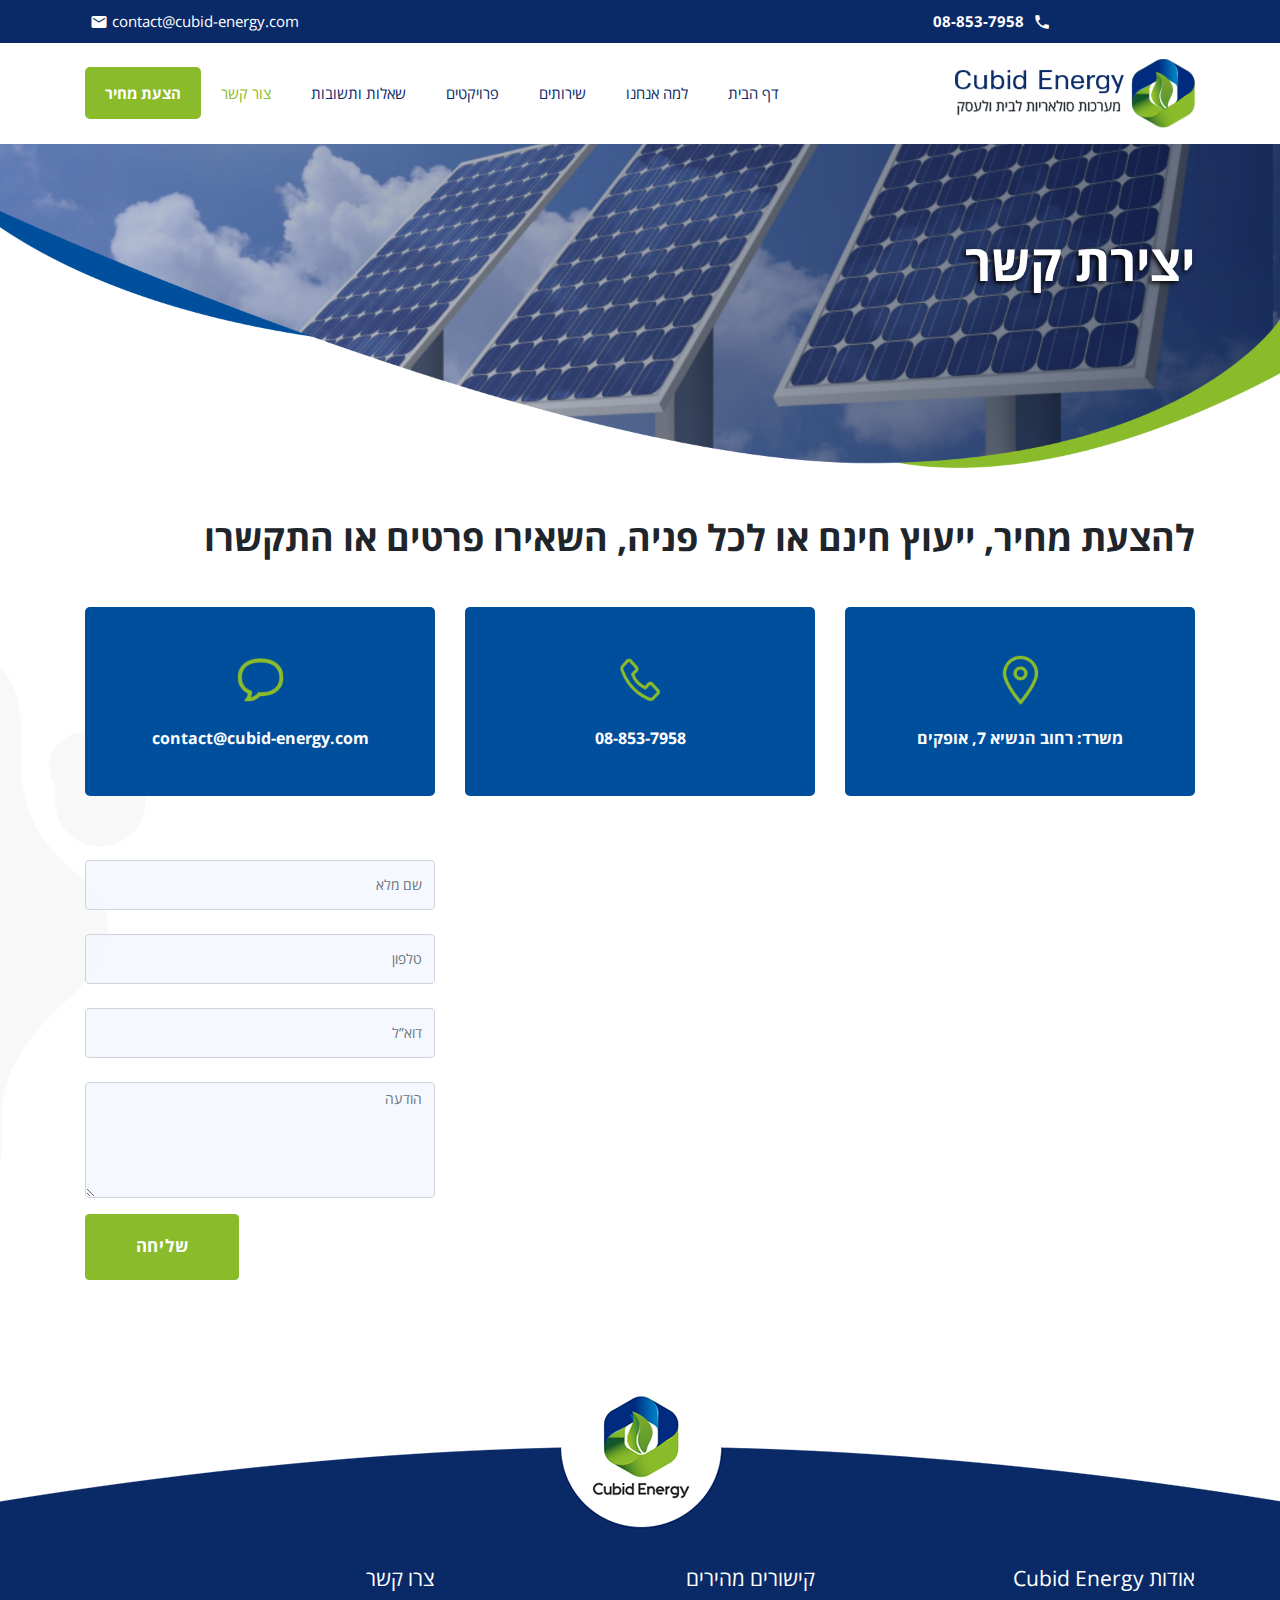
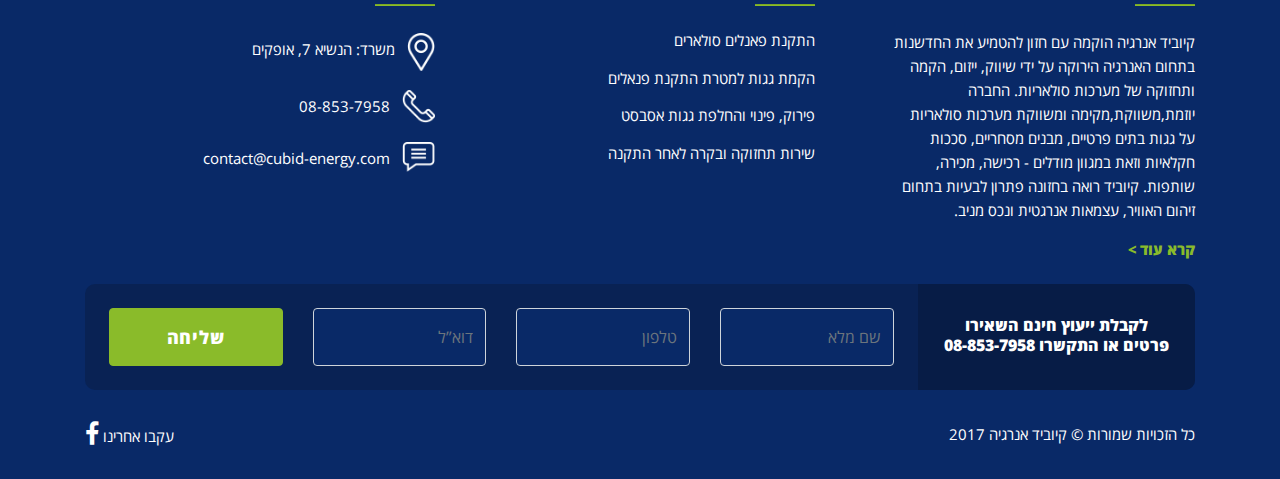
<file: contact-us.html>
<!doctype html>
<html lang="en">
  <head>
    <!-- Required meta tags -->
    <meta charset="utf-8">
    <meta name="viewport" content="width=device-width, initial-scale=1, shrink-to-fit=no">

    <!-- Bootstrap CSS -->
    <link rel="stylesheet" href="assets/css/rtl/bootstrap.min.css">
	<!-- Theme CSS -->
    <link rel="stylesheet" href="assets/css/style.css">
	<!-- Media Queries CSS -->
    <link rel="stylesheet" href="assets/css/media-queries.css">
	<!--Material Icons-->
	<link href="https://fonts.googleapis.com/icon?family=Material+Icons" rel="stylesheet">
	<!--Font Awesome Icons-->
	<link href="https://stackpath.bootstrapcdn.com/font-awesome/4.7.0/css/font-awesome.min.css" rel="stylesheet">
    <title>יצירת קשר - Cubid Energy</title>
		<link rel="apple-touch-icon" sizes="57x57" href="assets/images/favicon/apple-icon-57x57.png">
		<link rel="apple-touch-icon" sizes="60x60" href="assets/images/favicon/apple-icon-60x60.png">
		<link rel="apple-touch-icon" sizes="72x72" href="assets/images/favicon/apple-icon-72x72.png">
		<link rel="apple-touch-icon" sizes="76x76" href="assets/images/favicon/apple-icon-76x76.png">
		<link rel="apple-touch-icon" sizes="114x114" href="assets/images/favicon/apple-icon-114x114.png">
		<link rel="apple-touch-icon" sizes="120x120" href="assets/images/favicon/apple-icon-120x120.png">
		<link rel="apple-touch-icon" sizes="144x144" href="assets/images/favicon/apple-icon-144x144.png">
		<link rel="apple-touch-icon" sizes="152x152" href="assets/images/favicon/apple-icon-152x152.png">
		<link rel="apple-touch-icon" sizes="180x180" href="assets/images/favicon/apple-icon-180x180.png">
		<link rel="icon" type="image/png" sizes="192x192"  href="assets/images/favicon/android-icon-192x192.png">
		<link rel="icon" type="image/png" sizes="32x32" href="assets/images/favicon/favicon-32x32.png">
		<link rel="icon" type="image/png" sizes="96x96" href="assets/images/favicon/favicon-96x96.png">
		<link rel="icon" type="image/png" sizes="16x16" href="assets/images/favicon/favicon-16x16.png">
		<link rel="manifest" href="assets/images/favicon/manifest.json">
		<meta name="msapplication-TileColor" content="#ffffff">
		<meta name="msapplication-TileImage" content="assets/images/favicon/ms-icon-144x144.png">
		<meta name="theme-color" content="#ffffff">	
  </head>
  <body>
	<div class="fixed-top">
		<div class="top-header">
			<div class="container">
				<div class="row" dir="rtl">
					<div class="col-6 contact-info">
						<a class="contact-phone" href="tel:08-853-7958" target="_top"><i class="material-icons icon">phone_enabled</i> 08-853-7958</a>
					</div>
					<div class="col-6 social-info text-left">
						<a class="contact-email" href="mailto:contact@cubid-energy.com" target="_top">contact@cubid-energy.com <i class="material-icons icon">email</i> </a>
					</div>
				</div>
			</div>
		</div>

		<nav class="navbar navbar-expand-lg navbar-light top-header-navbar">
			<div class="container">
				<a class="navbar-brand header-logo" href="index.html">
					<img src="assets/images/logo.png" alt="Cubid Energy Logo" />
				</a>

				<a class="btn btn-green header-bid-btn d-block d-lg-none" href="contact-us.html">הצעת מחיר</a>

				<button class="navbar-toggler" type="button" data-toggle="collapse" data-target="#navbarNav" aria-controls="navbarNav" aria-expanded="false" aria-label="Toggle navigation">
					<span>
						<i class="material-icons">menu</i>
					</span>
				</button>
				<div class="collapse navbar-collapse pt-3 pt-lg-0" id="navbarNav">
					<ul class="nav navbar-nav ml-auto">
						<li class="nav-item">
							<a class="nav-link" href="index.html">דף הבית</a>
						</li>
						<li class="nav-item">
							<a class="nav-link" href="about-us.html">למה אנחנו</a>
						</li>
						<li class="nav-item">
							<a class="nav-link" href="our-services.html">שירותים</a>
						</li>
						<li class="nav-item">
							<a class="nav-link" href="our-projects.html">פרויקטים</a>
						</li>
						<li class="nav-item">
							<a class="nav-link" href="faq.html">שאלות ותשובות</a>
						</li>
						<li class="nav-item active">
							<a class="nav-link" href="contact-us.html">צור קשר</a>
						</li>
						<li class="nav-item weblink d-none d-lg-block">
							<a class="nav-link" href="contact-us.html">הצעת מחיר</a>
						</li>
					</ul>
				</div>
			</div>
		</nav>
	</div>

	<section class="section-breadcrumb contact-us-breadcrumb pt-5 pb-5">
		<div class="container">
			<div class="pt-5 pb-5">
				<h1 class="page-title">יצירת קשר</h1>
			</div>
		</div>
	</section>


	<section class="contact-us-widgets my-5 section-after-breadcrumb ">
		<div class="container">
			<h2 class="text-bold">להצעת מחיר, ייעוץ חינם או לכל פניה, השאירו פרטים או התקשרו</h2>
			<div class="row mt-5" dir="rtl">
				<div class="col-md-4">
					<div class="contact-widget p-5 mb-3">
						<img src="assets/images/contact_map.png" />
						<h6 class="m-0 text-bold mt-4">משרד: רחוב הנשיא 7, אופקים</h6>
					</div>
				</div>
				<div class="col-md-4">
					<div class="contact-widget p-5 mb-3">
						<img src="assets/images/contact_phone.png" />
						<h6 class="m-0 text-bold mt-4">
							<a href="tel:08-853-7958" target="_top">
								08-853-7958
							</a>
						</h6>
					</div>
				</div>
				<div class="col-md-4">
					<div class="contact-widget p-5 mb-3">
						<img src="assets/images/contact_msg.png" />
						<h6 class="m-0 text-bold mt-4">
							<a href="mailto:contact@cubid-energy.com" target="_top">
								contact@cubid-energy.com
							</a>
						</h6>
					</div>
				</div>
			</div>

			<div class="row my-5">
				
				
				<div class="col-lg-4 offset-lg-1">
					<div class="contact-box">
						<form>
							<div class="row" dir="rtl">
								<div class="col-lg-12">
									<div class="form-group">
										<input class="form-control" type="text" name="fullname" placeholder="שם מלא">
									</div>
								</div>
								<div class="col-lg-12">
									<div class="form-group mt-2">
										<input class="form-control" type="text" name="phone" placeholder="טלפון">
									</div>
								</div>
								<div class="col-lg-12">
									<div class="form-group mt-2">
										<input class="form-control" type="email" name="email" placeholder="דוא”ל">
									</div>
								</div>
								<div class="col-lg-12">
									<div class="form-group mt-2">
										<textarea class="form-control" rows="5" name="message" placeholder="הודעה"></textarea>
									</div>
								</div>
								<div class="col-lg-12 text-right">
									<button type="submit" class="btn btn-green">שליחה</button>
								</div>
							</div>
						</form>
					</div>
				</div>

				<div class="col-lg-7">
					<div class="map-iframe">
						<iframe width="100%" class="d-block" height="450" frameborder="0" style="border:0" src="https://www.google.com/maps/embed/v1/place?q=place_id:ChIJi8mnMiRJABURuiw1EyBCa2o&key=AIzaSyD6MsxJycWf_XMDb0J0jld47CH8yH3tPKo"></iframe>
					</div>
				</div>
			</div>
		</div>
	</section>

	<footer class="main-footer">
		<div class="container">
			<div class="row footer-widget-section pt-3 pb-4" dir="rtl">
				<div class="col-md-4 col-sm-6 col-12 pt-3">
					<p class="footer-widget-heading mb-2" dir="rtl">אודות Cubid Energy</p>
					<hr class="footer-header-hr" align="right" />
					<p class="pr-5 pt-2">קיוביד אנרגיה הוקמה עם חזון להטמיע את החדשנות בתחום האנרגיה הירוקה על ידי שיווק, ייזום, הקמה ותחזוקה של מערכות סולאריות. החברה יוזמת,משווקת,מקימה ומשווקת מערכות סולאריות על גגות בתים פרטיים, מבנים מסחריים, סככות חקלאיות וזאת במגוון מודלים - רכישה, מכירה, שותפות. קיוביד רואה בחזונה פתרון לבעיות בתחום זיהום האוויר, עצמאות אנרגטית ונכס מניב.</p>
					<a href="about-us.html" class="green-text text-x-bold">קרא עוד ></a>
				</div>

				<div class="col-md-4 col-sm-6 col-12 pt-3">
					<p class="footer-widget-heading mb-sm-2">קישורים מהירים</p>
					<hr class="footer-header-hr" align="right" />
					<ul class="footer-list-menu">
						<li>
							<a href="our-services.html">התקנת פאנלים סולארים</a>
						</li>
						<li>
							<a href="our-services.html">הקמת גגות למטרת התקנת פנאלים</a>
						</li>
						<li>
							<a href="our-services.html">פירוק, פינוי והחלפת גגות אסבסט</a>
						</li>
						<li>
							<a href="our-services.html">שירות תחזוקה ובקרה לאחר התקנה</a>
						</li>
					</ul>
				</div>
				
				<div class="col-md-4 col-sm-6 col-12 pt-3">
					<p class="footer-widget-heading mb-2">צרו קשר</p>
					<hr class="footer-header-hr" align="right" />
					<div class="footer-address">
						<ul class="footer-contact-list">
							<li>
									<div class="d-flex">
										<div class="pt-1 pr-2 flex-shrink-1">
											<img src="assets/images/location-icon.png" />
										</div>
										<div class="p-1 w-100">
											<p class="mt-1 mb-0">משרד: הנשיא 7, אופקים</p>
										</div>
									</div>
							</li>
							<li>
								<a href="tel:08-853-7958" target="_top">
									<div class="d-flex">
										<div class="pt-1 pr-2 flex-shrink-1">
											<img src="assets/images/phone-icon.png" />
										</div>
										<div class="p-1 w-100">
											<p class="mt-1 mb-0">08-853-7958</p>
										</div>
									</div>
								</a>
							</li>
							<li>
								<a href="mailto:contact@cubid-energy.com" target="_top">
									<div class="d-flex">
										<div class="pt-1 pr-2 flex-shrink-1">
											<img src="assets/images/message-icon.png" />
										</div>
										<div class="p-1 w-100">
											<p class="mt-1 mb-0">contact@cubid-energy.com</p>
										</div>
									</div>
								</a>
							</li>
						</ul>
					</div>
				</div>
			</div>

			<div class="row m-0 footer-contact-form p-3 p-sm-0" dir="rtl">
				<div class="col-md-3 p-0  mb-3 mb-sm-0 contact-form-right">
					<div class=" text-center p-4">
						<h6 class="mb-0 text-x-bold mt-2" dir="rtl">לקבלת ייעוץ חינם השאירו<br /> פרטים או התקשרו 08-853-7958</h6>
					</div>
				</div>
				<div class="col-md-9 p-0 order-2 order-sm-1">
					<div class="pr-sm-4 pl-sm-4 ">
						<form class="footer-form pt-sm-4 pb-sm-4" id="contact_footer_form">
							<div class="row">
								<div class="col-md-9">
									<div class="row">
										<div class="col-md-4 col-12 mb-3 mb-sm-0">
											<input type="text" class="form-control" name="fullName" placeholder="שם מלא" required />
										</div>
										<div class="col-md-4 col-12 mb-3 mb-sm-0">
											<input type="text" class="form-control" name="phone" placeholder="טלפון" required />
										</div>
										<div class="col-md-4 col-12 mb-3 mb-sm-0">
											<input type="text" class="form-control" name="email" placeholder="דוא”ל" required />
										</div>
									</div>
								</div>
								<div class="col-md-3 col-12 order-2 order-sm-1">
									<button type="submit" class="btn btn-block btn-green form-submit-btn font-20 text-x-bold">שליחה</button>
								</div>
							</div>
						</form>
					</div>
				</div>
			</div>

			<div class="row footer-copyright pt-2 pb-2" >
				<div class="col-md-6 pt-4 pb-4" dir="rtl">
					<ul class="footer-copyright-menu">
						<li>
							<a href="#">עקבו אחרינו <i class="fa fa-facebook" aria-hidden="true"></i></a>
						</li>
					</ul>
				</div>
				<div class="col-md-6">
					<p class="m-0 footer-copyright-text pt-4 pb-4">כל הזכויות שמורות &copy; קיוביד אנרגיה 2017</p>
				</div>
				
			</div>
		</div>
	</footer>

    <!-- Optional JavaScript -->
    <!-- jQuery first, then Popper.js, then Bootstrap JS -->
	  <script src="assets/js/jquery-3.3.1.min.js"></script>
    <script src="assets/js/bootstrap.min.js"></script>
    <script src="assets/js/jquery.validate.min.js"></script>
    <script src="assets/js/footer-contact-form.js"></script>
	<script src="https://cdn.enable.co.il/licenses/enable-L2588409mlpzubro-0524-58723/init.js"></script>
  </body>
</html>
</file>
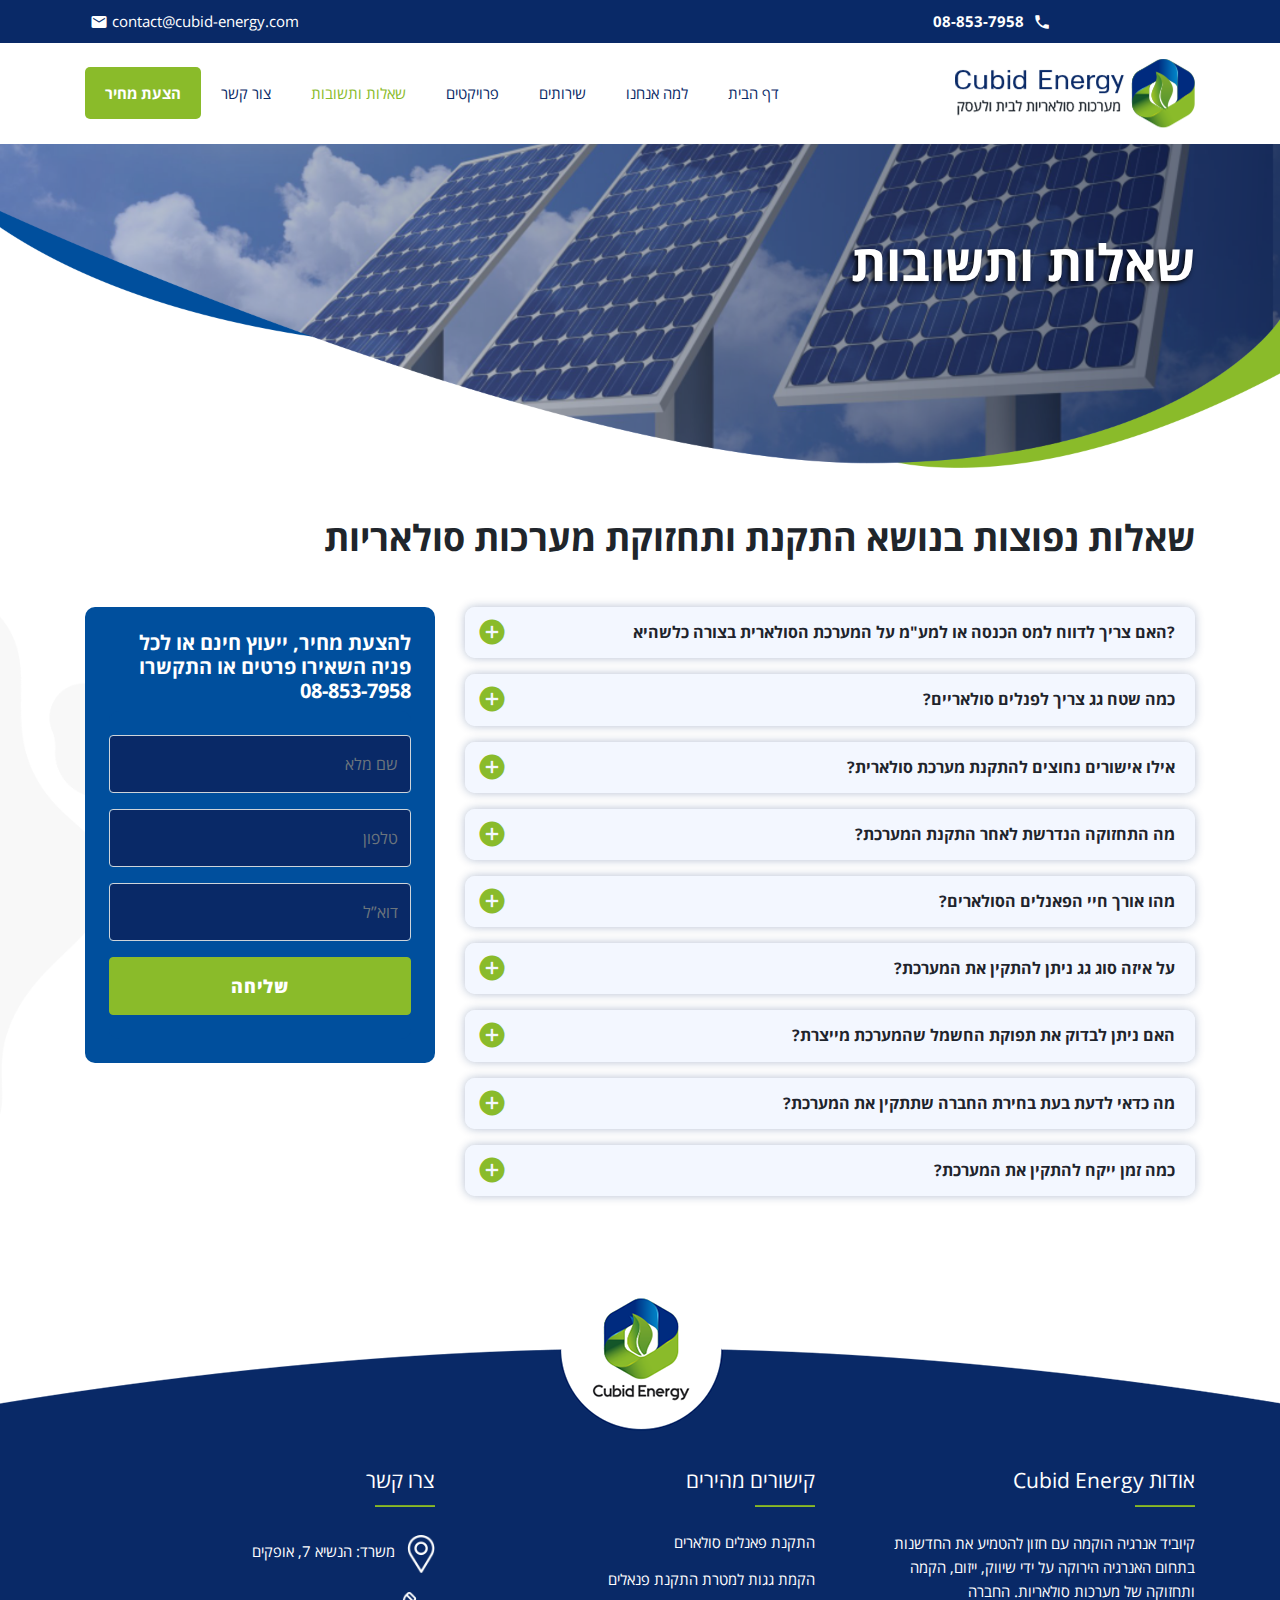
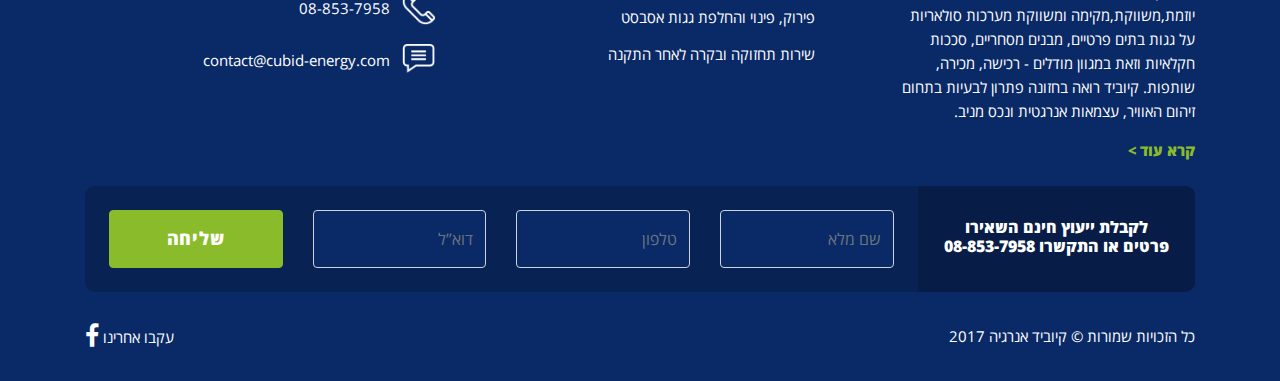
<file: faq.html>
<!doctype html>
<html lang="en">
  <head>
    <!-- Required meta tags -->
    <meta charset="utf-8">
    <meta name="viewport" content="width=device-width, initial-scale=1, shrink-to-fit=no">

    <!-- Bootstrap CSS -->
    <link rel="stylesheet" href="assets/css/rtl/bootstrap.min.css">
	<!-- Theme CSS -->
    <link rel="stylesheet" href="assets/css/style.css">
	<!-- Media Queries CSS -->
    <link rel="stylesheet" href="assets/css/media-queries.css">
	<!--Material Icons-->
	<link href="https://fonts.googleapis.com/icon?family=Material+Icons" rel="stylesheet">
	<!--Font Awesome Icons-->
	<link href="https://stackpath.bootstrapcdn.com/font-awesome/4.7.0/css/font-awesome.min.css" rel="stylesheet">
    <title>שאלות ותשובות - Cubid Energy</title>
		<link rel="apple-touch-icon" sizes="57x57" href="assets/images/favicon/apple-icon-57x57.png">
		<link rel="apple-touch-icon" sizes="60x60" href="assets/images/favicon/apple-icon-60x60.png">
		<link rel="apple-touch-icon" sizes="72x72" href="assets/images/favicon/apple-icon-72x72.png">
		<link rel="apple-touch-icon" sizes="76x76" href="assets/images/favicon/apple-icon-76x76.png">
		<link rel="apple-touch-icon" sizes="114x114" href="assets/images/favicon/apple-icon-114x114.png">
		<link rel="apple-touch-icon" sizes="120x120" href="assets/images/favicon/apple-icon-120x120.png">
		<link rel="apple-touch-icon" sizes="144x144" href="assets/images/favicon/apple-icon-144x144.png">
		<link rel="apple-touch-icon" sizes="152x152" href="assets/images/favicon/apple-icon-152x152.png">
		<link rel="apple-touch-icon" sizes="180x180" href="assets/images/favicon/apple-icon-180x180.png">
		<link rel="icon" type="image/png" sizes="192x192"  href="assets/images/favicon/android-icon-192x192.png">
		<link rel="icon" type="image/png" sizes="32x32" href="assets/images/favicon/favicon-32x32.png">
		<link rel="icon" type="image/png" sizes="96x96" href="assets/images/favicon/favicon-96x96.png">
		<link rel="icon" type="image/png" sizes="16x16" href="assets/images/favicon/favicon-16x16.png">
		<link rel="manifest" href="assets/images/favicon/manifest.json">
		<meta name="msapplication-TileColor" content="#ffffff">
		<meta name="msapplication-TileImage" content="assets/images/favicon/ms-icon-144x144.png">
		<meta name="theme-color" content="#ffffff">	
  </head>
  <body>
	<div class="fixed-top">
		<div class="top-header">
			<div class="container">
				<div class="row" dir="rtl">
					<div class="col-6 contact-info">
						<a class="contact-phone" href="tel:08-853-7958" target="_top"><i class="material-icons icon">phone_enabled</i> 08-853-7958</a>
					</div>
					<div class="col-6 social-info text-left">
						<a class="contact-email" href="mailto:contact@cubid-energy.com" target="_top">contact@cubid-energy.com <i class="material-icons icon">email</i> </a>
					</div>
				</div>
			</div>
		</div>

		<nav class="navbar navbar-expand-lg navbar-light top-header-navbar">
			<div class="container">
				<a class="navbar-brand header-logo" href="index.html">
					<img src="assets/images/logo.png" alt="Cubid Energy Logo" />
				</a>

				<a class="btn btn-green header-bid-btn d-block d-lg-none" href="contact-us.html">הצעת מחיר</a>

				<button class="navbar-toggler" type="button" data-toggle="collapse" data-target="#navbarNav" aria-controls="navbarNav" aria-expanded="false" aria-label="Toggle navigation">
					<span>
						<i class="material-icons">menu</i>
					</span>
				</button>
				<div class="collapse navbar-collapse pt-3 pt-lg-0" id="navbarNav">
					<ul class="nav navbar-nav ml-auto">
						<li class="nav-item">
							<a class="nav-link" href="index.html">דף הבית</a>
						</li>
						<li class="nav-item">
							<a class="nav-link" href="about-us.html">למה אנחנו</a>
						</li>
						<li class="nav-item">
							<a class="nav-link" href="our-services.html">שירותים</a>
						</li>
						<li class="nav-item">
							<a class="nav-link" href="our-projects.html">פרויקטים</a>
						</li>
						<li class="nav-item active">
							<a class="nav-link" href="faq.html">שאלות ותשובות</a>
						</li>
						<li class="nav-item">
							<a class="nav-link" href="contact-us.html">צור קשר</a>
						</li>
						<li class="nav-item weblink d-none d-lg-block">
							<a class="nav-link" href="contact-us.html">הצעת מחיר</a>
						</li>
					</ul>
				</div>
			</div>
		</nav>
	</div>

	<section class="section-breadcrumb contact-us-breadcrumb pt-5 pb-5">
		<div class="container">
			<div class="pt-5 pb-5">
				<h1 class="page-title">שאלות ותשובות</h1>
			</div>
		</div>
	</section>

	<section class="section-after-breadcrumb section-8-accordion mt-5">
		<div class="container">
            <h2 class="text-bold mb-4">שאלות נפוצות בנושא התקנת ותחזוקת מערכות סולאריות</h2>
            
            <div class="row" dir="rtl">
                <div class="col-md-8">
                    <div class="row">
                        <div class="col-md-12 ml-auto mt-4 mr-auto">
                            <div id="accordion">
                                <div class="card mb-3">
                                    <div class="card-header collapsed" data-toggle="collapse" data-target="#collapseTwo" id="headingTwo">
                                        <h6 class="mb-0 pr-5 text-bold">
                                            ?האם צריך לדווח למס הכנסה או למע"מ על המערכת הסולארית בצורה כלשהיא
                                        </h6>
                                    </div>
                                    <div id="collapseTwo" class="collapse" aria-labelledby="headingTwo" data-parent="#accordion">
                                        <div class="card-body">
											לשמחתנו, בעקבות תיקוני חקיקה שאושרו בוועדת הכספים של הכנסת בשנת 2016 לגבי צרכנים ביתיים,
											 קיים פטור לדיווח ממס הכנסה על הכנסות ממערכת סולארית בהיקף של עד 24,000 ש"ח לשנה 
											 ופטור מדיווח למע"מ עד 70,000 ש"ח לשנה
                                        </div>
                                    </div>
                                </div>
                                <div class="card mb-3">
                                    <div class="card-header collapsed" id="headingThree" data-toggle="collapse" data-target="#collapseThree">
                                        <h6 class="mb-0 pr-5 text-bold">
                                            כמה שטח גג צריך לפנלים סולאריים?
                                        </h6>
                                    </div>
                                    <div id="collapseThree" class="collapse" aria-labelledby="headingThree" data-parent="#accordion">
                                        <div class="card-body">
כיום הפאנלים שמשווקים בארץ שנעים בגודל 435-465 וואט מצריכים 6.5 מ"ר עבור קילו וואט
 מותקן, שזה כולל בתוכו הכנה למעברים עבור תחזוקה                                        </div>
                                    </div>
                                </div>
                                <div class="card mb-3">
                                    <div class="card-header collapsed" id="headingFour" data-toggle="collapse" data-target="#collapseSix">
                                        <h6 class="mb-0 pr-5 text-bold">
                                            אילו אישורים נחוצים להתקנת מערכת סולארית?
                                        </h6>
                                    </div>
                                    <div id="collapseSix" class="collapse" aria-labelledby="headingThree" data-parent="#accordion">
                                        <div class="card-body">
תלוי בסוג נכס שיש לכם עבור מערכת ביתית זה הכי פשוט צריך חיבור קבוע של חשמל
 ואם זה קיים כל שנדרש זה רק מספר
 מונה ומספר חוזה שמופיע לכם בחשבונית של חברת החשמל
  אם אתם בעלי משק זה תלוי מאוד במצב הקיים של המשק איפה השעון
 מחובר האם הוא משויך לבית או שהוא משויק למשק עצמו האם הבית או הסככה הם העלי טופס 4 
 במקרה של משק ממולץ ליצור קשר איתנו כי פה יש כמה נקודות חשובות                                  </div>
								</div>
							</div>
                                <div class="card mb-3">
                                    <div class="card-header collapsed" id="headingFour" data-toggle="collapse" data-target="#collapseSeven">
                                        <h6 class="mb-0 pr-5 text-bold">
                                            מה התחזוקה הנדרשת לאחר התקנת המערכת?
                                        </h6>
                                    </div>
                                    <div id="collapseSeven" class="collapse" aria-labelledby="headingThree" data-parent="#accordion">
                                        <div class="card-body">
התחזוקה הנדרשת על מנת למקסם את הייצור של המערכת זה לבצע שטיפות עם מים מותאמים לפחות חמישה פעמים בשנה במיוחד בתקופת הקיץ, בנוסף לבצי חיזוק ברגים של המערכת אחת לשנה לפחות ואחד לשנתיים שלוש לקרוא לחשמלאי  מוסמך לבצע בדיקות תרמיות ובדיקות תקינות של המערכת                                        </div>
                                    </div>
                                </div>
                                <div class="card mb-3">
                                    <div class="card-header collapsed" id="headingFour" data-toggle="collapse" data-target="#collapseEight">
                                        <h6 class="mb-0 pr-5 text-bold">
                                            מהו אורך חיי הפאנלים הסולארים?
                                        </h6>
                                    </div>
                                    <div id="collapseEight" class="collapse" aria-labelledby="headingThree" data-parent="#accordion">
                                        <div class="card-body">
הפאנלים שמשווקים היום ניתנת על רובם אלריות יצרן של 25 שנה עבור התפוקה שהם מייצרים ועוד 10 - 12 שנה אחריות יצרן עבור תקלות שלא נגרמו מנזק ישיראו תחזוקה לקויה                                         </div>
                                    </div>
                                </div>
                                <div class="card mb-3">
                                    <div class="card-header collapsed" id="headingFour" data-toggle="collapse" data-target="#collapseNine">
                                        <h6 class="mb-0 pr-5 text-bold">
                                            על איזה סוג גג ניתן להתקין את המערכת?
                                        </h6>
                                    </div>
                                    <div id="collapseNine" class="collapse" aria-labelledby="headingThree" data-parent="#accordion">
                                        <div class="card-body">
ניתן להתקין מערכת סולארית על גג איסכורית, פאנל מבודד, רעפים, בטון וכמובן יש תמיד דברים מיוחדים שניתן לפתור על ידי אישור קונסטרוקטור                                        </div>
                                    </div>
                                </div>

                                <div class="card mb-3">
                                    <div class="card-header collapsed" id="headingFour" data-toggle="collapse" data-target="#collapseTen">
                                        <h6 class="mb-0 pr-5 text-bold">
                                            האם ניתן לבדוק את תפוקת החשמל שהמערכת מייצרת?
                                        </h6>
                                    </div>
                                    <div id="collapseTen" class="collapse" aria-labelledby="headingThree" data-parent="#accordion">
                                        <div class="card-body">
כן, כיום המערכת מגיעות עם אפליקציית ניטור שבו ניתן לראות בכל רגע נתון כמה המערכת מייצרת עבורכם.                                        </div>
                                    </div>
                                </div>
                                <div class="card mb-3">
                                    <div class="card-header collapsed" id="headingFour" data-toggle="collapse" data-target="#collapseEleven">
                                        <h6 class="mb-0 pr-5 text-bold">
                                            מה כדאי לדעת בעת בחירת החברה שתתקין את המערכת?
                                        </h6>
                                    </div>
                                    <div id="collapseEleven" class="collapse" aria-labelledby="headingThree" data-parent="#accordion">
                                        <div class="card-body">
כיום השוק רבוי בחברות סולאריות והדרך לבחור חברה זה רק דרך המלצות של לקוחות קיימים כי המחיר עצמו הוא לא הגורם העיקרי, כי יש המון מרכיבים שניתן להפחית באיכות המערכת ולכן המחיר עצמו לבד לא נותן את התשובה האמיתית                                      </div>
                                    </div>
                                </div>
                                <div class="card mb-3">
                                    <div class="card-header collapsed" id="headingFour" data-toggle="collapse" data-target="#collapseTwelve">
                                        <h6 class="mb-0 pr-5 text-bold">
                                            כמה זמן ייקח להתקין את המערכת?
                                        </h6>
                                    </div>
                                    <div id="collapseTwelve" class="collapse" aria-labelledby="headingThree" data-parent="#accordion">
                                        <div class="card-body">
תלוי בגודל המערכת לדוגמא מערכת ביתית שנעה בגדלים של 10-23 קילו ההתקנה לוקחת סדר גודל של יומיים עד שלושה                                        </div>
                                    </div>
                                </div>
                            </div>
                        </div>
                    </div>
                </div>
                <div class="col-md-4 d-none d-lg-block">
                    <div class="sidebar-form px-4 py-4 my-4">
						<h5 class="text-bold text-white">להצעת מחיר, ייעוץ חינם או לכל פניה השאירו פרטים או התקשרו 08-853-7958</h5>
						<form class="sidebar-form pt-sm-4 pb-sm-4" id="side_contact_footer_form">
							<div class="row" dir="rtl">
								<div class="col-md-12 mb-3">
									<input type="text" class="form-control" name="fullName" placeholder="שם מלא" required />
								</div>
								<div class="col-md-12 mb-3">
									<input type="text" class="form-control" name="phone" placeholder="טלפון" required />
								</div>
								<div class="col-md-12 mb-3">
									<input type="text" class="form-control" name="email" placeholder="דוא”ל" required />
								</div>
								<div class="col-md-12">
									<button type="submit" class="btn btn-block btn-green form-submit-btn font-20 text-x-bold">שליחה</button>
								</div>
							</div>
						</form>
					</div>
                </div>
            </div>
		</div>
	</section>

    <footer class="main-footer">
		<div class="container">
			<div class="row footer-widget-section pt-3 pb-4" dir="rtl">
				<div class="col-md-4 col-sm-6 col-12 pt-3">
					<p class="footer-widget-heading mb-2" dir="rtl">אודות Cubid Energy</p>
					<hr class="footer-header-hr" align="right" />
					<p class="pr-5 pt-2">קיוביד אנרגיה הוקמה עם חזון להטמיע את החדשנות בתחום האנרגיה הירוקה על ידי שיווק, ייזום, הקמה ותחזוקה של מערכות סולאריות. החברה יוזמת,משווקת,מקימה ומשווקת מערכות סולאריות על גגות בתים פרטיים, מבנים מסחריים, סככות חקלאיות וזאת במגוון מודלים - רכישה, מכירה, שותפות. קיוביד רואה בחזונה פתרון לבעיות בתחום זיהום האוויר, עצמאות אנרגטית ונכס מניב.</p>
					<a href="about-us.html" class="green-text text-x-bold">קרא עוד ></a>
				</div>

				<div class="col-md-4 col-sm-6 col-12 pt-3">
					<p class="footer-widget-heading mb-sm-2">קישורים מהירים</p>
					<hr class="footer-header-hr" align="right" />
					<ul class="footer-list-menu">
						<li>
							<a href="our-services.html">התקנת פאנלים סולארים</a>
						</li>
						<li>
							<a href="our-services.html">הקמת גגות למטרת התקנת פנאלים</a>
						</li>
						<li>
							<a href="our-services.html">פירוק, פינוי והחלפת גגות אסבסט</a>
						</li>
						<li>
							<a href="our-services.html">שירות תחזוקה ובקרה לאחר התקנה</a>
						</li>
					</ul>
				</div>
				
				<div class="col-md-4 col-sm-6 col-12 pt-3">
					<p class="footer-widget-heading mb-2">צרו קשר</p>
					<hr class="footer-header-hr" align="right" />
					<div class="footer-address">
						<ul class="footer-contact-list">
							<li>
									<div class="d-flex">
										<div class="pt-1 pr-2 flex-shrink-1">
											<img src="assets/images/location-icon.png" />
										</div>
										<div class="p-1 w-100">
											<p class="mt-1 mb-0">משרד: הנשיא 7, אופקים</p>
										</div>
									</div>
							</li>
							<li>
								<a href="tel:08-853-7958" target="_top">
									<div class="d-flex">
										<div class="pt-1 pr-2 flex-shrink-1">
											<img src="assets/images/phone-icon.png" />
										</div>
										<div class="p-1 w-100">
											<p class="mt-1 mb-0">08-853-7958</p>
										</div>
									</div>
								</a>
							</li>
							<li>
								<a href="mailto:contact@cubid-energy.com" target="_top">
									<div class="d-flex">
										<div class="pt-1 pr-2 flex-shrink-1">
											<img src="assets/images/message-icon.png" />
										</div>
										<div class="p-1 w-100">
											<p class="mt-1 mb-0">contact@cubid-energy.com</p>
										</div>
									</div>
								</a>
							</li>
						</ul>
					</div>
				</div>
			</div>

			<div class="row m-0 footer-contact-form p-3 p-sm-0" dir="rtl">
				<div class="col-md-3 p-0  mb-3 mb-sm-0 contact-form-right">
					<div class=" text-center p-4">
						<h6 class="mb-0 text-x-bold mt-2" dir="rtl">לקבלת ייעוץ חינם השאירו<br /> פרטים או התקשרו 08-853-7958</h6>
					</div>
				</div>
				<div class="col-md-9 p-0 order-2 order-sm-1">
					<div class="pr-sm-4 pl-sm-4 ">
						<form class="footer-form pt-sm-4 pb-sm-4" id="contact_footer_form">
							<div class="row">
								<div class="col-md-9">
									<div class="row">
										<div class="col-md-4 col-12 mb-3 mb-sm-0">
											<input type="text" class="form-control" name="fullName" placeholder="שם מלא" required />
										</div>
										<div class="col-md-4 col-12 mb-3 mb-sm-0">
											<input type="text" class="form-control" name="phone" placeholder="טלפון" required />
										</div>
										<div class="col-md-4 col-12 mb-3 mb-sm-0">
											<input type="text" class="form-control" name="email" placeholder="דוא”ל" required />
										</div>
									</div>
								</div>
								<div class="col-md-3 col-12 order-2 order-sm-1">
									<button type="submit" class="btn btn-block btn-green form-submit-btn font-20 text-x-bold">שליחה</button>
								</div>
							</div>
						</form>
					</div>
				</div>
			</div>

			<div class="row footer-copyright pt-2 pb-2" >
				<div class="col-md-6 pt-4 pb-4" dir="rtl">
					<ul class="footer-copyright-menu">
						<li>
							<a href="#">עקבו אחרינו <i class="fa fa-facebook" aria-hidden="true"></i></a>
						</li>
					</ul>
				</div>
				<div class="col-md-6">
					<p class="m-0 footer-copyright-text pt-4 pb-4">כל הזכויות שמורות &copy; קיוביד אנרגיה 2017</p>
				</div>
				
			</div>
		</div>
	</footer>

    <!-- Optional JavaScript -->
    <!-- jQuery first, then Popper.js, then Bootstrap JS -->
	  <script src="assets/js/jquery-3.3.1.min.js"></script>
    <script src="assets/js/bootstrap.min.js"></script>
    <script src="assets/js/jquery.validate.min.js"></script>
    <script src="assets/js/footer-contact-form.js"></script>
	<script src="https://cdn.enable.co.il/licenses/enable-L2588409mlpzubro-0524-58723/init.js"></script>
  </body>
</html>
</file>
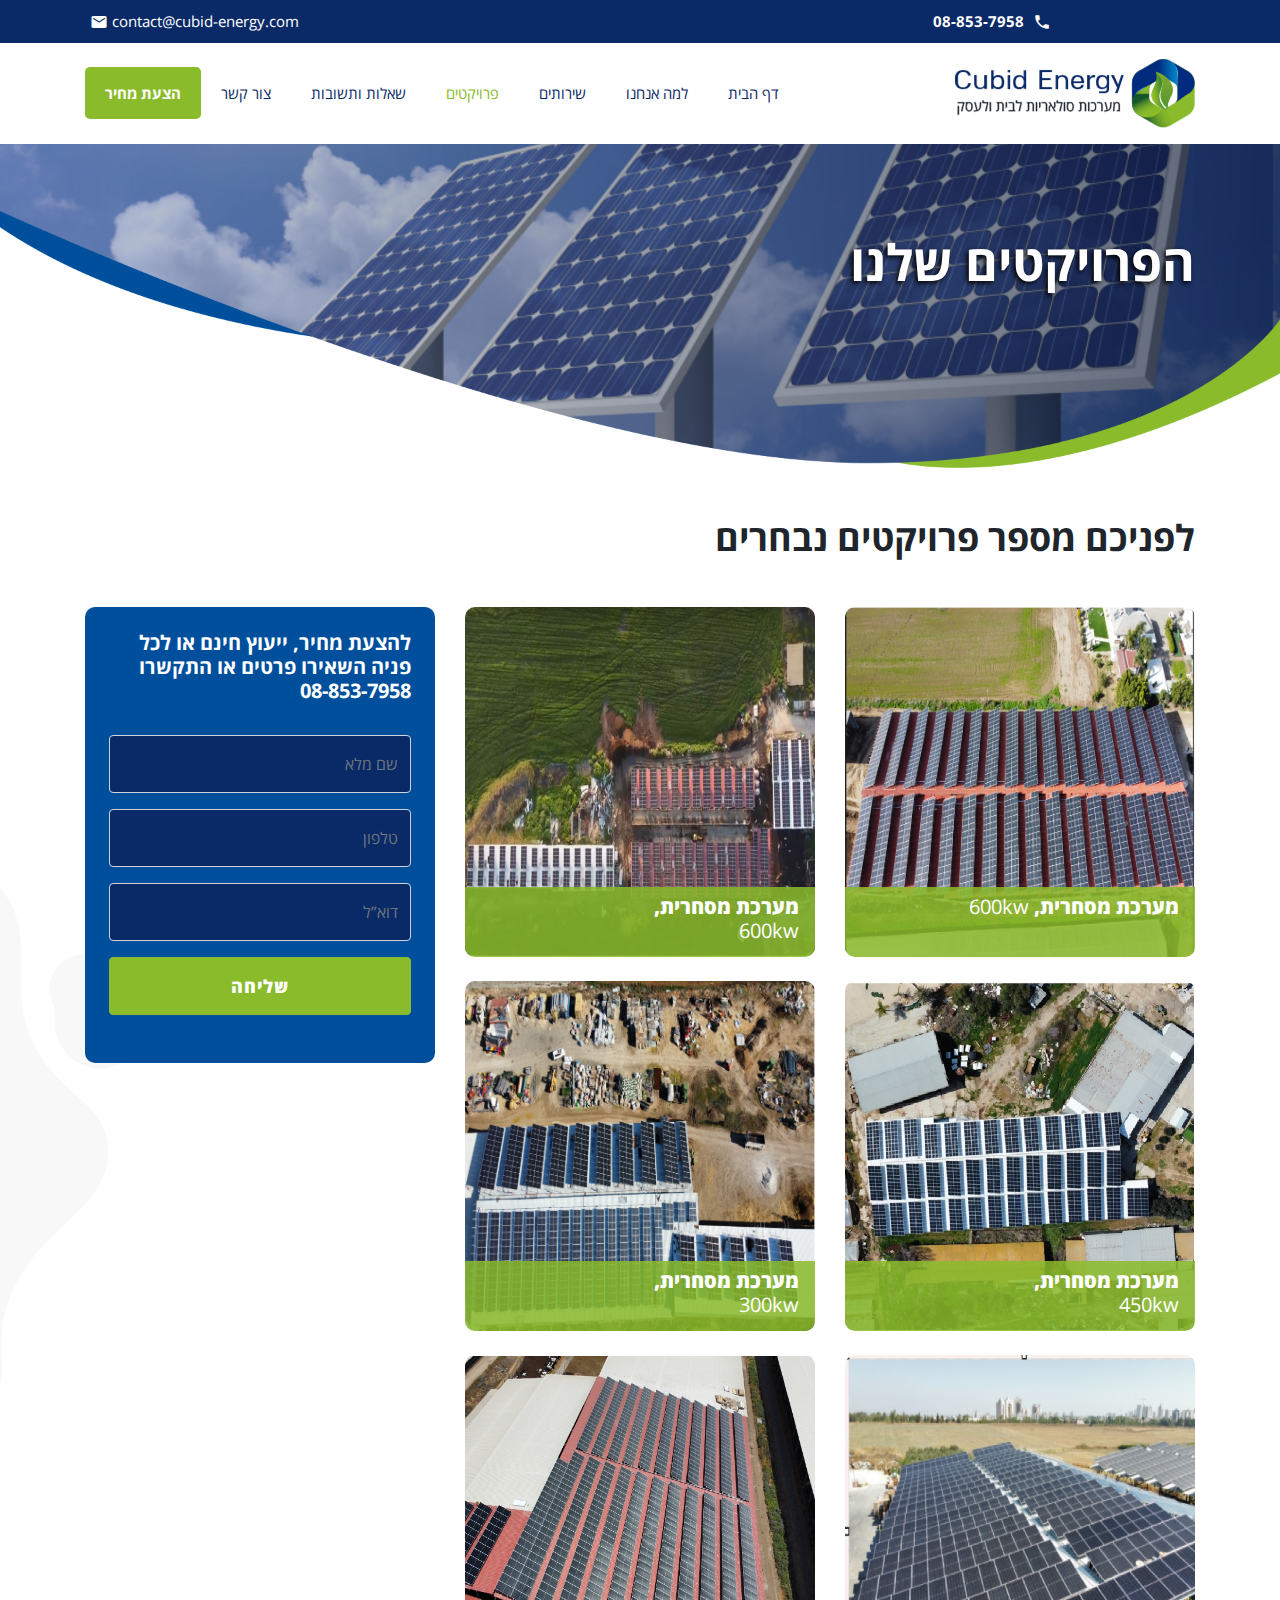
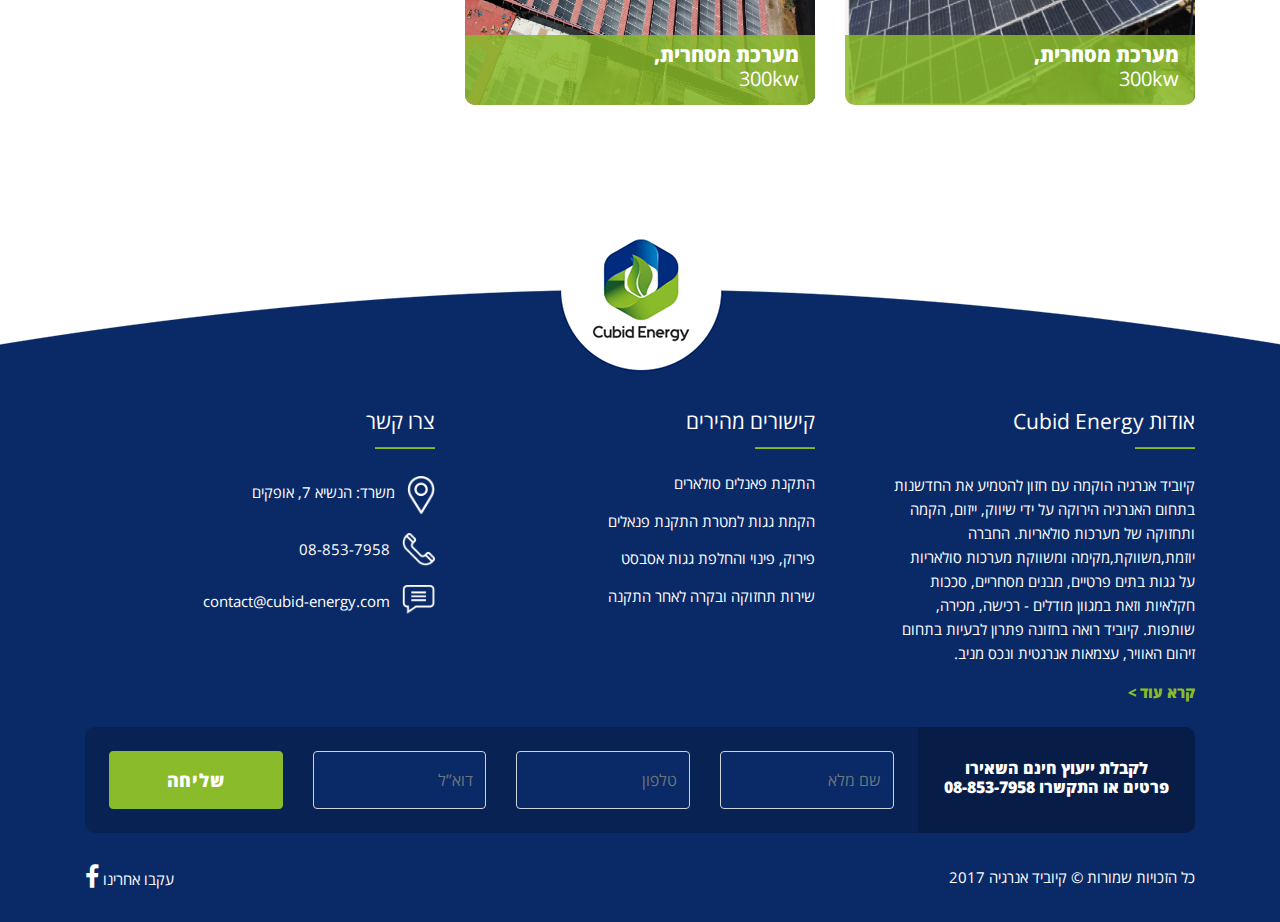
<file: our-projects.html>
<!doctype html>
<html lang="en">
  <head>
    <!-- Required meta tags -->
    <meta charset="utf-8">
    <meta name="viewport" content="width=device-width, initial-scale=1, shrink-to-fit=no">

    <!-- Bootstrap CSS -->
    <link rel="stylesheet" href="assets/css/rtl/bootstrap.min.css">
	<!-- Theme CSS -->
    <link rel="stylesheet" href="assets/css/style.css">
	<!-- Media Queries CSS -->
    <link rel="stylesheet" href="assets/css/media-queries.css">
	<!--Material Icons-->
	<link href="https://fonts.googleapis.com/icon?family=Material+Icons" rel="stylesheet">
	<!--Font Awesome Icons-->
	<link href="https://stackpath.bootstrapcdn.com/font-awesome/4.7.0/css/font-awesome.min.css" rel="stylesheet">
    <title>הפרויקטים שלנו - Cubid Energy</title>
		<link rel="apple-touch-icon" sizes="57x57" href="assets/images/favicon/apple-icon-57x57.png">
		<link rel="apple-touch-icon" sizes="60x60" href="assets/images/favicon/apple-icon-60x60.png">
		<link rel="apple-touch-icon" sizes="72x72" href="assets/images/favicon/apple-icon-72x72.png">
		<link rel="apple-touch-icon" sizes="76x76" href="assets/images/favicon/apple-icon-76x76.png">
		<link rel="apple-touch-icon" sizes="114x114" href="assets/images/favicon/apple-icon-114x114.png">
		<link rel="apple-touch-icon" sizes="120x120" href="assets/images/favicon/apple-icon-120x120.png">
		<link rel="apple-touch-icon" sizes="144x144" href="assets/images/favicon/apple-icon-144x144.png">
		<link rel="apple-touch-icon" sizes="152x152" href="assets/images/favicon/apple-icon-152x152.png">
		<link rel="apple-touch-icon" sizes="180x180" href="assets/images/favicon/apple-icon-180x180.png">
		<link rel="icon" type="image/png" sizes="192x192"  href="assets/images/favicon/android-icon-192x192.png">
		<link rel="icon" type="image/png" sizes="32x32" href="assets/images/favicon/favicon-32x32.png">
		<link rel="icon" type="image/png" sizes="96x96" href="assets/images/favicon/favicon-96x96.png">
		<link rel="icon" type="image/png" sizes="16x16" href="assets/images/favicon/favicon-16x16.png">
		<link rel="manifest" href="assets/images/favicon/manifest.json">
		<meta name="msapplication-TileColor" content="#ffffff">
		<meta name="msapplication-TileImage" content="assets/images/favicon/ms-icon-144x144.png">
		<meta name="theme-color" content="#ffffff">	
  </head>
  <body>
	<div class="fixed-top">
		<div class="top-header">
			<div class="container">
				<div class="row" dir="rtl">
					<div class="col-6 contact-info">
						<a class="contact-phone" href="tel:08-853-7958" target="_top"><i class="material-icons icon">phone_enabled</i> 08-853-7958</a>
					</div>
					<div class="col-6 social-info text-left">
						<a class="contact-email" href="mailto:contact@cubid-energy.com" target="_top">contact@cubid-energy.com <i class="material-icons icon">email</i> </a>
					</div>
				</div>
			</div>
		</div>

		<nav class="navbar navbar-expand-lg navbar-light top-header-navbar">
			<div class="container">
				<a class="navbar-brand header-logo" href="index.html">
					<img src="assets/images/logo.png" alt="Cubid Energy Logo" />
				</a>

				<a class="btn btn-green header-bid-btn d-block d-lg-none" href="contact-us.html">הצעת מחיר</a>

				<button class="navbar-toggler" type="button" data-toggle="collapse" data-target="#navbarNav" aria-controls="navbarNav" aria-expanded="false" aria-label="Toggle navigation">
					<span>
						<i class="material-icons">menu</i>
					</span>
				</button>
				<div class="collapse navbar-collapse pt-3 pt-lg-0" id="navbarNav">
					<ul class="nav navbar-nav ml-auto">
						<li class="nav-item">
							<a class="nav-link" href="index.html">דף הבית</a>
						</li>
						<li class="nav-item">
							<a class="nav-link" href="about-us.html">למה אנחנו</a>
						</li>
						<li class="nav-item">
							<a class="nav-link" href="our-services.html">שירותים</a>
						</li>
						<li class="nav-item active">
							<a class="nav-link" href="our-projects.html">פרויקטים</a>
						</li>
						<li class="nav-item">
							<a class="nav-link" href="faq.html">שאלות ותשובות</a>
						</li>
						<li class="nav-item">
							<a class="nav-link" href="contact-us.html">צור קשר</a>
						</li>
						<li class="nav-item weblink d-none d-lg-block">
							<a class="nav-link" href="contact-us.html">הצעת מחיר</a>
						</li>
					</ul>
				</div>
			</div>
		</nav>
	</div>

	<section class="section-breadcrumb our-projects-breadcrumb pt-5 pb-5">
		<div class="container">
			<div class="pt-5 pb-5" dir="rtl">
				<h1 class="page-title">הפרויקטים שלנו</h1>
			</div>
		</div>
	</section>

	<section class="section-after-breadcrumb mt-5">
		<div class="container section-our-projects">
			<h2 class="text-bold mb-4">לפניכם מספר פרויקטים נבחרים</h2>

			<div class="row" dir="rtl">
				<div class="col-md-8">

					<div class="row section-recent-projects recent-products-page my-4" dir="rtl">
						<div class="col-md-6 col-12 mb-4 filter-projects home_systems">
							<div class="item">
								<img src="assets/images/carousel/images/menashe_mashen_600kw.jpg" />
								<div class="overlay">
									<div class="px-3 pt-2 text-white">
										<h5 class="mb-0"><span class="text-x-bold">מערכת מסחרית,</span> 600kw</h5>
									</div>
								</div>
								<div class="overlay-hover px-4 py-5">
									<div class="px-3 pt-2 text-white">
										<h5 class="mb-0"><span class="text-x-bold">מערכת מסחרית,</span><br />600kw</h5>
										<hr class="footer-header-hr my-3" align="right" />
										<p>מערכת בגודל 600 קילו וואט על 4000 מטר גגות. הפרויקט כלל החלפה של הקירוי הישן לצמנט בורד ושידרוג אגדים לפי מפרט הנדסי. הפרויקט כלל 2 הגדלות חיבור של 3*315 <br /> מיקום - מושב משען.  </p>
									</div>
								</div>
							</div>
						</div>
						<div class="col-md-6 col-12 mb-4 filter-projects agricultural_systems">
							<div class="item">
								<img src="assets/images/carousel/images/skalski_cubid_mishari_600k.jpg" />
								<div class="overlay">
									<div class="px-3 pt-2 text-white">
										<h5 class="mb-0"><span class="text-x-bold">מערכת מסחרית,</span><br />600kw</h5>
									</div>
								</div>
								<div class="overlay-hover px-4 py-5">
									<div class="px-3 pt-2 text-white">
										<h5 class="mb-0"><span class="text-x-bold">מערכת מסחרית,</span><br />600kw</h5>
										<hr class="footer-header-hr my-3" align="right" />
										<p>מערכת בגודל 600 קילו וואט על 3800 מטר גגות. הפרויקט כלל פירוק הסככות הישנות ובנייה מחדש של הסככות במשק על פי מפרט הנדסי. הפרויקט כלל 2 הגדלות חיבור של 3*315 <br /> מיקום - מושב ניר ישראל.  </p>
									</div>
								</div>
							</div>
						</div>
						<div class="col-md-6 col-12 mb-4 filter-projects commercial_systems">
							<div class="item">
								<img src="assets/images/carousel/images/shalva_450kw.jpg" />
								<div class="overlay">
									<div class="px-3 pt-2 text-white">
										<h5 class="mb-0"><span class="text-x-bold">מערכת מסחרית,</span><br />450kw</h5>
									</div>
								</div>
								<div class="overlay-hover px-4 py-5">
									<div class="px-3 pt-2 text-white">
										<h5 class="mb-0"><span class="text-x-bold">מערכת מסחרית,</span><br />450kw</h5>
										<hr class="footer-header-hr my-3" align="right" />
										<p>מערכת בגודל 450 קילו וואט על 3500 מטר גגות. הפרויקט כלל החלפת קירוי הגג, החלפה של פאטות וחיזוק אגדים על פי מפרט הנדסי. הפרויקט כלל 2 הגדלות חיבור של 3*315 <br /> מיקום - מושב שלוה.  </p>
									</div>
								</div>
							</div>
						</div>
						<div class="col-md-6 col-12 mb-4 filter-projects home_systems">
							<div class="item">
								<img src="assets/images/carousel/images/eldad_mashen_300kw.jpg" />
								<div class="overlay">
									<div class="px-3 pt-2 text-white">
										<h5 class="mb-0"><span class="text-x-bold">מערכת מסחרית,</span><br />300kw</h5>
									</div>
								</div>
								<div class="overlay-hover px-4 py-5">
									<div class="px-3 pt-2 text-white">
										<h5 class="mb-0"><span class="text-x-bold">מערכת מסחרית,</span><br />300kw</h5>
										<hr class="footer-header-hr my-3" align="right" />
										<p>מערכת בגודל 450 קילו וואט על 3500 מטר גגות. הפרויקט כלל החלפת קירוי הגג, החלפה של פאטות וחיזוק אגדים על פי מפרט הנדסי. הפרויקט כלל הגדלת חיבור של 3*400 <br /> מיקום - מושב משען.  </p>
									</div>
								</div>
							</div>
						</div>
						<div class="col-md-6 col-12 mb-4 filter-projects agricultural_systems">
							<div class="item">
								<img src="assets/images/carousel/images/herzel_oza_300kw.jpg" />
								<div class="overlay">
									<div class="px-3 pt-2 text-white">
										<h5 class="mb-0"><span class="text-x-bold">מערכת מסחרית,</span><br />300kw</h5>
									</div>
								</div>
								<div class="overlay-hover px-4 py-5">
									<div class="px-3 pt-2 text-white">
										<h5 class="mb-0"><span class="text-x-bold">מערכת מסחרית,</span><br />300kw</h5>
										<hr class="footer-header-hr my-3" align="right" />
										<p>מערכת בגודל 300 קילו וואט על 2000 מטר גגות. הפרויקט כלל החלפת קירוי הגג, החלפה של פאטות וחיזוק אגדים על פי מפרט הנדסי. הפרויקט כלל 2 הגדלת חיבור של 3*160 עבור 2 מערכות של 150 קילו <br /> מיקום - מושב עוזה.  </p>
									</div>
								</div>
							</div>
						</div>
						<div class="col-md-6 col-12 mb-4 filter-projects commercial_systems">
							<div class="item">
								<img src="assets/images/carousel/images/zhavat_gilat_300kw.jpg" />
								<div class="overlay">
									<div class="px-3 pt-2 text-white">
										<h5 class="mb-0"><span class="text-x-bold">מערכת מסחרית,</span><br />300kw</h5>
									</div>
								</div>
								<div class="overlay-hover px-4 py-5">
									<div class="px-3 pt-2 text-white">
										<h5 class="mb-0"><span class="text-x-bold">מערכת מסחרית,</span><br />300kw</h5>
										<hr class="footer-header-hr my-3" align="right" />
										<p>מערכת בגודל 300 קילו וואט על 2000 מטר גגות. הפרויקט כלל החלפת קירוי הגג מאיסכורית מחוררת לצמנט בורד וחיזוק הסככה על פי מפרט הנדסי. הפרויקט כלל הגדלת חיבור של 3*400 <br /> מיקום - מושב גילת.  </p>
									</div>
								</div>
							</div>
						</div>
					</div>
				</div>
				<div class="col-md-4 d-none d-lg-block">
					<div class="sidebar-form px-4 py-4 my-4">
						<h5 class="text-bold text-white">להצעת מחיר, ייעוץ חינם או לכל פניה השאירו פרטים או התקשרו 08-853-7958</h5>
						<form class="sidebar-form pt-sm-4 pb-sm-4" id="side_contact_footer_form">
							<div class="row" dir="rtl">
								<div class="col-md-12 mb-3">
									<input type="text" class="form-control" name="fullName" placeholder="שם מלא" required />
								</div>
								<div class="col-md-12 mb-3">
									<input type="text" class="form-control" name="phone" placeholder="טלפון" required />
								</div>
								<div class="col-md-12 mb-3">
									<input type="text" class="form-control" name="email" placeholder="דוא”ל" required />
								</div>
								<div class="col-md-12">
									<button type="submit" class="btn btn-block btn-green form-submit-btn font-20 text-x-bold">שליחה</button>
								</div>
							</div>
						</form>
					</div>
				</div>
			</div>
		</div>
	</section>

	<footer class="main-footer">
		<div class="container">
			<div class="row footer-widget-section pt-3 pb-4" dir="rtl">
				<div class="col-md-4 col-sm-6 col-12 pt-3">
					<p class="footer-widget-heading mb-2" dir="rtl">אודות Cubid Energy</p>
					<hr class="footer-header-hr" align="right" />
					<p class="pr-5 pt-2">קיוביד אנרגיה הוקמה עם חזון להטמיע את החדשנות בתחום האנרגיה הירוקה על ידי שיווק, ייזום, הקמה ותחזוקה של מערכות סולאריות. החברה יוזמת,משווקת,מקימה ומשווקת מערכות סולאריות על גגות בתים פרטיים, מבנים מסחריים, סככות חקלאיות וזאת במגוון מודלים - רכישה, מכירה, שותפות. קיוביד רואה בחזונה פתרון לבעיות בתחום זיהום האוויר, עצמאות אנרגטית ונכס מניב.</p>
					<a href="about-us.html" class="green-text text-x-bold">קרא עוד ></a>
				</div>

				<div class="col-md-4 col-sm-6 col-12 pt-3">
					<p class="footer-widget-heading mb-sm-2">קישורים מהירים</p>
					<hr class="footer-header-hr" align="right" />
					<ul class="footer-list-menu">
						<li>
							<a href="our-services.html">התקנת פאנלים סולארים</a>
						</li>
						<li>
							<a href="our-services.html">הקמת גגות למטרת התקנת פנאלים</a>
						</li>
						<li>
							<a href="our-services.html">פירוק, פינוי והחלפת גגות אסבסט</a>
						</li>
						<li>
							<a href="our-services.html">שירות תחזוקה ובקרה לאחר התקנה</a>
						</li>
					</ul>
				</div>
				
				<div class="col-md-4 col-sm-6 col-12 pt-3">
					<p class="footer-widget-heading mb-2">צרו קשר</p>
					<hr class="footer-header-hr" align="right" />
					<div class="footer-address">
						<ul class="footer-contact-list">
							<li>
									<div class="d-flex">
										<div class="pt-1 pr-2 flex-shrink-1">
											<img src="assets/images/location-icon.png" />
										</div>
										<div class="p-1 w-100">
											<p class="mt-1 mb-0">משרד: הנשיא 7, אופקים</p>
										</div>
									</div>
							</li>
							<li>
								<a href="tel:08-853-7958" target="_top">
									<div class="d-flex">
										<div class="pt-1 pr-2 flex-shrink-1">
											<img src="assets/images/phone-icon.png" />
										</div>
										<div class="p-1 w-100">
											<p class="mt-1 mb-0">08-853-7958</p>
										</div>
									</div>
								</a>
							</li>
							<li>
								<a href="mailto:contact@cubid-energy.com" target="_top">
									<div class="d-flex">
										<div class="pt-1 pr-2 flex-shrink-1">
											<img src="assets/images/message-icon.png" />
										</div>
										<div class="p-1 w-100">
											<p class="mt-1 mb-0">contact@cubid-energy.com</p>
										</div>
									</div>
								</a>
							</li>
						</ul>
					</div>
				</div>
			</div>

			<div class="row m-0 footer-contact-form p-3 p-sm-0" dir="rtl">
				<div class="col-md-3 p-0  mb-3 mb-sm-0 contact-form-right">
					<div class=" text-center p-4">
						<h6 class="mb-0 text-x-bold mt-2" dir="rtl">לקבלת ייעוץ חינם השאירו<br /> פרטים או התקשרו 08-853-7958</h6>
					</div>
				</div>
				<div class="col-md-9 p-0 order-2 order-sm-1">
					<div class="pr-sm-4 pl-sm-4 ">
						<form class="footer-form pt-sm-4 pb-sm-4" id="contact_footer_form">
							<div class="row">
								<div class="col-md-9">
									<div class="row">
										<div class="col-md-4 col-12 mb-3 mb-sm-0">
											<input type="text" class="form-control" name="fullName" placeholder="שם מלא" required />
										</div>
										<div class="col-md-4 col-12 mb-3 mb-sm-0">
											<input type="text" class="form-control" name="phone" placeholder="טלפון" required />
										</div>
										<div class="col-md-4 col-12 mb-3 mb-sm-0">
											<input type="text" class="form-control" name="email" placeholder="דוא”ל" required />
										</div>
									</div>
								</div>
								<div class="col-md-3 col-12 order-2 order-sm-1">
									<button type="submit" class="btn btn-block btn-green form-submit-btn font-20 text-x-bold">שליחה</button>
								</div>
							</div>
						</form>
					</div>
				</div>
			</div>

			<div class="row footer-copyright pt-2 pb-2" >
				<div class="col-md-6 pt-4 pb-4" dir="rtl">
					<ul class="footer-copyright-menu">
						<li>
							<a href="#">עקבו אחרינו <i class="fa fa-facebook" aria-hidden="true"></i></a>
						</li>
					</ul>
				</div>
				<div class="col-md-6">
					<p class="m-0 footer-copyright-text pt-4 pb-4">כל הזכויות שמורות &copy; קיוביד אנרגיה 2017</p>
				</div>
				
			</div>
		</div>
	</footer>

    <!-- Optional JavaScript -->
    <!-- jQuery first, then Popper.js, then Bootstrap JS -->
    <script src="assets/js/jquery-3.3.1.min.js"></script>
    <script src="assets/js/bootstrap.min.js"></script>
	<script src="assets/js/isotope.min.js"></script>
	<script src="assets/js/jquery.validate.min.js"></script>
	<script src="assets/js/footer-contact-form.js"></script>
	<script src="assets/js/filter-projects.js"></script>

  </body>
</html>
</file>
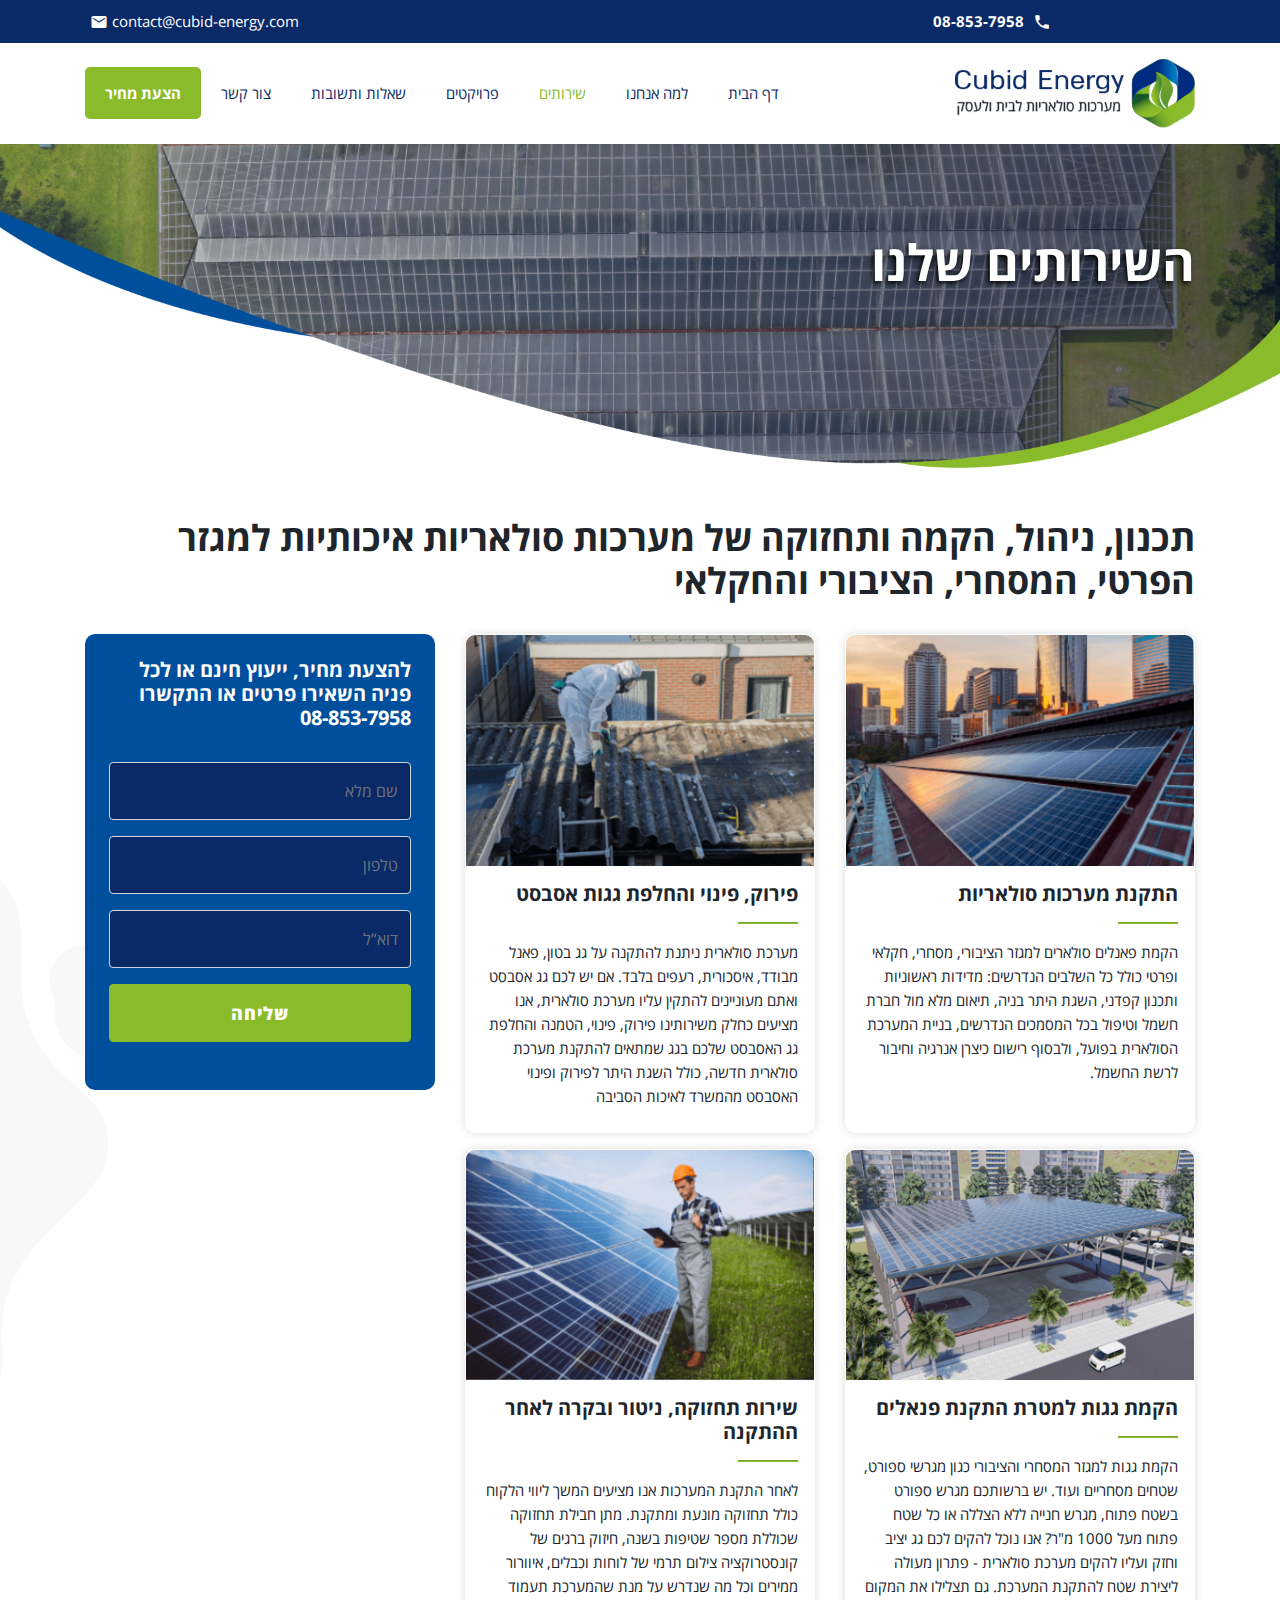
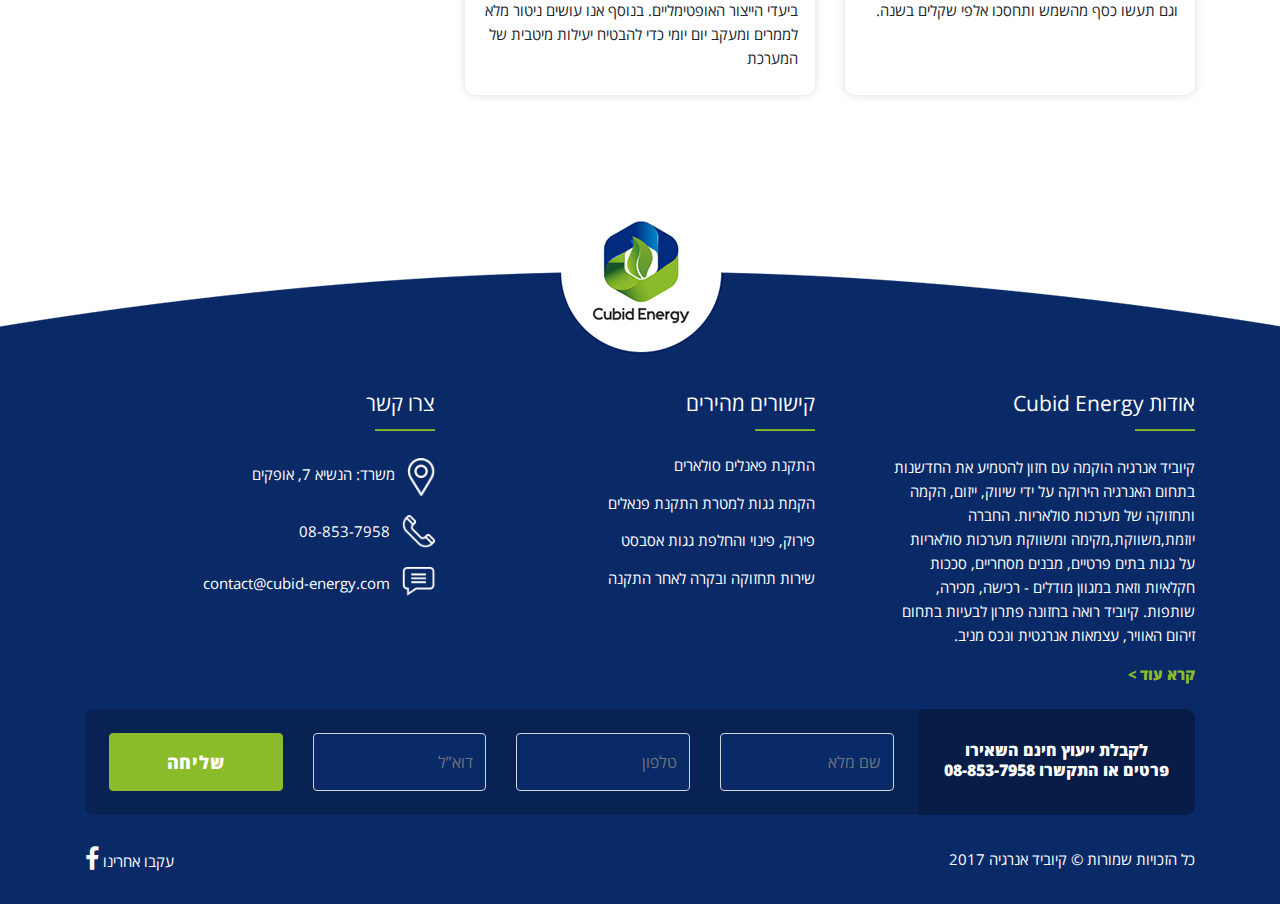
<file: our-services.html>
<!doctype html>
<html lang="en">
  <head>
    <!-- Required meta tags -->
    <meta charset="utf-8">
    <meta name="viewport" content="width=device-width, initial-scale=1, shrink-to-fit=no">

    <!-- Bootstrap CSS -->
    <link rel="stylesheet" href="assets/css/rtl/bootstrap.min.css">
	<!-- Theme CSS -->
    <link rel="stylesheet" href="assets/css/style.css">
	<!-- Media Queries CSS -->
    <link rel="stylesheet" href="assets/css/media-queries.css">
	<!--Material Icons-->
	<link href="https://fonts.googleapis.com/icon?family=Material+Icons" rel="stylesheet">
	<!--Font Awesome Icons-->
	<link href="https://stackpath.bootstrapcdn.com/font-awesome/4.7.0/css/font-awesome.min.css" rel="stylesheet">
    <title>השירותים שלנו - Cubid Energy</title>
		<link rel="apple-touch-icon" sizes="57x57" href="assets/images/favicon/apple-icon-57x57.png">
		<link rel="apple-touch-icon" sizes="60x60" href="assets/images/favicon/apple-icon-60x60.png">
		<link rel="apple-touch-icon" sizes="72x72" href="assets/images/favicon/apple-icon-72x72.png">
		<link rel="apple-touch-icon" sizes="76x76" href="assets/images/favicon/apple-icon-76x76.png">
		<link rel="apple-touch-icon" sizes="114x114" href="assets/images/favicon/apple-icon-114x114.png">
		<link rel="apple-touch-icon" sizes="120x120" href="assets/images/favicon/apple-icon-120x120.png">
		<link rel="apple-touch-icon" sizes="144x144" href="assets/images/favicon/apple-icon-144x144.png">
		<link rel="apple-touch-icon" sizes="152x152" href="assets/images/favicon/apple-icon-152x152.png">
		<link rel="apple-touch-icon" sizes="180x180" href="assets/images/favicon/apple-icon-180x180.png">
		<link rel="icon" type="image/png" sizes="192x192"  href="assets/images/favicon/android-icon-192x192.png">
		<link rel="icon" type="image/png" sizes="32x32" href="assets/images/favicon/favicon-32x32.png">
		<link rel="icon" type="image/png" sizes="96x96" href="assets/images/favicon/favicon-96x96.png">
		<link rel="icon" type="image/png" sizes="16x16" href="assets/images/favicon/favicon-16x16.png">
		<link rel="manifest" href="assets/images/favicon/manifest.json">
		<meta name="msapplication-TileColor" content="#ffffff">
		<meta name="msapplication-TileImage" content="assets/images/favicon/ms-icon-144x144.png">
		<meta name="theme-color" content="#ffffff">	
  </head>
  <body>
	<div class="fixed-top">
		<div class="top-header">
			<div class="container">
				<div class="row" dir="rtl">
					<div class="col-6 contact-info">
						<a class="contact-phone" href="tel:08-853-7958" target="_top"><i class="material-icons icon">phone_enabled</i> 08-853-7958</a>
					</div>
					<div class="col-6 social-info text-left">
						<a class="contact-email" href="mailto:contact@cubid-energy.com" target="_top">contact@cubid-energy.com <i class="material-icons icon">email</i> </a>
					</div>
				</div>
			</div>
		</div>

		<nav class="navbar navbar-expand-lg navbar-light top-header-navbar">
			<div class="container">
				<a class="navbar-brand header-logo" href="index.html">
					<img src="assets/images/logo.png" alt="Cubid Energy Logo" />
				</a>

				<a class="btn btn-green header-bid-btn d-block d-lg-none" href="contact-us.html">הצעת מחיר</a>

				<button class="navbar-toggler" type="button" data-toggle="collapse" data-target="#navbarNav" aria-controls="navbarNav" aria-expanded="false" aria-label="Toggle navigation">
					<span>
						<i class="material-icons">menu</i>
					</span>
				</button>
				<div class="collapse navbar-collapse pt-3 pt-lg-0" id="navbarNav">
					<ul class="nav navbar-nav ml-auto">
						<li class="nav-item">
							<a class="nav-link" href="index.html">דף הבית</a>
						</li>
						<li class="nav-item">
							<a class="nav-link" href="about-us.html">למה אנחנו</a>
						</li>
						<li class="nav-item active">
							<a class="nav-link" href="our-services.html">שירותים</a>
						</li>
						<li class="nav-item">
							<a class="nav-link" href="our-projects.html">פרויקטים</a>
						</li>
						<li class="nav-item">
							<a class="nav-link" href="faq.html">שאלות ותשובות</a>
						</li>
						<li class="nav-item">
							<a class="nav-link" href="contact-us.html">צור קשר</a>
						</li>
						<li class="nav-item weblink d-none d-lg-block">
							<a class="nav-link" href="contact-us.html">הצעת מחיר</a>
						</li>
					</ul>
				</div>
			</div>
		</nav>
	</div>

	<section class="section-breadcrumb our-services-breadcrumb pt-5 pb-5">
		<div class="container">
			<div class="pt-5 pb-5" dir="rtl">
				<h1 class="page-title">השירותים שלנו</h1>
			</div>
		</div>
	</section>

	<section class="section-after-breadcrumb mt-5">
		<div class="container section-services">
			<h2 class="text-bold">תכנון, ניהול, הקמה ותחזוקה של מערכות סולאריות איכותיות למגזר הפרטי, המסחרי, הציבורי והחקלאי</h2>

			<div class="row" dir="rtl">
				<div class="col-md-8">
					<div class="row my-4">
						<div class="col-md-6 mb-3">
							<div class="services-widget">
								<div class="widget-top">
									<img src="assets/images/services/image-1.png" />
								</div>
								<div class="widget-caption px-3 pt-3 pb-4">
									<h5 class="text-bold ">התקנת מערכות סולאריות</h5>
									<hr class="footer-header-hr my-3" align="right" />
									<p class="m-0">הקמת פאנלים סולארים למגזר הציבורי, מסחרי, חקלאי ופרטי כולל כל השלבים הנדרשים:
									מדידות ראשוניות ותכנון קפדני, השגת היתר בניה, תיאום מלא מול חברת חשמל וטיפול בכל המסמכים הנדרשים, בניית המערכת הסולארית בפועל, ולבסוף רישום כיצרן אנרגיה וחיבור לרשת החשמל.

</p>
								</div>
							</div>
						</div>
		
						<div class="col-md-6 mb-3">
							<div class="services-widget">
								<div class="widget-top">
									<img src="assets/images/services/image-2.png" />
								</div>
								<div class="widget-caption px-3 pt-3 pb-4">
									<h5 class="text-bold ">פירוק, פינוי והחלפת גגות אסבסט</h5>
									<hr class="footer-header-hr my-3" align="right" />
									<p class="m-0">מערכת סולארית ניתנת להתקנה על גג בטון, פאנל מבודד, איסכורית, רעפים בלבד.
									אם יש לכם גג אסבסט ואתם מעוניינים להתקין עליו מערכת סולארית, אנו מציעים כחלק משירותינו פירוק, פינוי, הטמנה והחלפת גג האסבסט שלכם בגג שמתאים להתקנת מערכת סולארית חדשה,
									כולל השגת היתר לפירוק ופינוי האסבסט מהמשרד לאיכות הסביבה
</p>
								</div>
							</div>
						</div>
		
						<div class="col-md-6 mb-3">
							<div class="services-widget">
								<div class="widget-top">
									<img src="assets/images/services/image-3.png" />
								</div>
								<div class="widget-caption px-3 pt-3 pb-4">
									<h5 class="text-bold ">הקמת גגות למטרת התקנת פנאלים</h5>
									<hr class="footer-header-hr my-3" align="right" />
									<p class="m-0">הקמת גגות למגזר המסחרי והציבורי כגון מגרשי ספורט, שטחים מסחריים ועוד.
									יש ברשותכם מגרש ספורט בשטח פתוח, מגרש חנייה ללא הצללה או כל שטח פתוח מעל 1000 מ"ר? אנו נוכל להקים לכם גג יציב וחזק ועליו להקים מערכת סולארית - פתרון מעולה ליצירת שטח להתקנת המערכת. גם תצלילו את המקום וגם תעשו כסף מהשמש ותחסכו אלפי שקלים בשנה.
</p>
								</div>
							</div>
						</div>
		
						<div class="col-md-6 mb-3">
							<div class="services-widget">
								<div class="widget-top">
									<img src="assets/images/services/image-4.png" />
								</div>
								<div class="widget-caption px-3 pt-3 pb-4">
									<h5 class="text-bold ">שירות תחזוקה, ניטור ובקרה לאחר ההתקנה</h5>
									<hr class="footer-header-hr my-3" align="right" />
									<p class="m-0">לאחר התקנת המערכות אנו מציעים המשך ליווי הלקוח כולל תחזוקה מונעת ומתקנת. מתן חבילת תחזוקה שכוללת מספר שטיפות בשנה, חיזוק ברגים של קונסטרוקציה צילום תרמי של לוחות וכבלים, איוורור ממירים וכל מה שנדרש על מנת שהמערכת תעמוד ביעדי הייצור האופטימליים.
בנוסף אנו עושים ניטור מלא לממרים ומעקב יום יומי כדי להבטיח יעילות מיטבית של המערכת
</p>
								</div>
							</div>
						</div>
					</div>
				</div>
				<div class="col-md-4 d-none d-lg-block">
					<div class="sidebar-form px-4 py-4 my-4">
						<h5 class="text-bold text-white">להצעת מחיר, ייעוץ חינם או לכל פניה השאירו פרטים או התקשרו 08-853-7958</h5>
						<form class="sidebar-form pt-sm-4 pb-sm-4" id="side_contact_footer_form">
							<div class="row" dir="rtl">
								<div class="col-md-12 mb-3">
									<input type="text" class="form-control" name="fullName" placeholder="שם מלא" required />
								</div>
								<div class="col-md-12 mb-3">
									<input type="text" class="form-control" name="phone" placeholder="טלפון" required />
								</div>
								<div class="col-md-12 mb-3">
									<input type="text" class="form-control" name="email" placeholder="דוא”ל" required />
								</div>
								<div class="col-md-12">
									<button type="submit" class="btn btn-block btn-green form-submit-btn font-20 text-x-bold">שליחה</button>
								</div>
							</div>
						</form>
					</div>
				</div>
			</div>
			
		</div>
	</section>

	<footer class="main-footer">
		<div class="container">
			<div class="row footer-widget-section pt-3 pb-4" dir="rtl">
				<div class="col-md-4 col-sm-6 col-12 pt-3">
					<p class="footer-widget-heading mb-2" dir="rtl">אודות Cubid Energy</p>
					<hr class="footer-header-hr" align="right" />
					<p class="pr-5 pt-2">קיוביד אנרגיה הוקמה עם חזון להטמיע את החדשנות בתחום האנרגיה הירוקה על ידי שיווק, ייזום, הקמה ותחזוקה של מערכות סולאריות. החברה יוזמת,משווקת,מקימה ומשווקת מערכות סולאריות על גגות בתים פרטיים, מבנים מסחריים, סככות חקלאיות וזאת במגוון מודלים - רכישה, מכירה, שותפות. קיוביד רואה בחזונה פתרון לבעיות בתחום זיהום האוויר, עצמאות אנרגטית ונכס מניב.</p>
					<a href="about-us.html" class="green-text text-x-bold">קרא עוד ></a>
				</div>

				<div class="col-md-4 col-sm-6 col-12 pt-3">
					<p class="footer-widget-heading mb-sm-2">קישורים מהירים</p>
					<hr class="footer-header-hr" align="right" />
					<ul class="footer-list-menu">
						<li>
							<a href="our-services.html">התקנת פאנלים סולארים</a>
						</li>
						<li>
							<a href="our-services.html">הקמת גגות למטרת התקנת פנאלים</a>
						</li>
						<li>
							<a href="our-services.html">פירוק, פינוי והחלפת גגות אסבסט</a>
						</li>
						<li>
							<a href="our-services.html">שירות תחזוקה ובקרה לאחר התקנה</a>
						</li>
					</ul>
				</div>
				
				<div class="col-md-4 col-sm-6 col-12 pt-3">
					<p class="footer-widget-heading mb-2">צרו קשר</p>
					<hr class="footer-header-hr" align="right" />
					<div class="footer-address">
						<ul class="footer-contact-list">
							<li>
									<div class="d-flex">
										<div class="pt-1 pr-2 flex-shrink-1">
											<img src="assets/images/location-icon.png" />
										</div>
										<div class="p-1 w-100">
											<p class="mt-1 mb-0">משרד: הנשיא 7, אופקים</p>
										</div>
									</div>
							</li>
							<li>
								<a href="tel:08-853-7958" target="_top">
									<div class="d-flex">
										<div class="pt-1 pr-2 flex-shrink-1">
											<img src="assets/images/phone-icon.png" />
										</div>
										<div class="p-1 w-100">
											<p class="mt-1 mb-0">08-853-7958</p>
										</div>
									</div>
								</a>
							</li>
							<li>
								<a href="mailto:contact@cubid-energy.com" target="_top">
									<div class="d-flex">
										<div class="pt-1 pr-2 flex-shrink-1">
											<img src="assets/images/message-icon.png" />
										</div>
										<div class="p-1 w-100">
											<p class="mt-1 mb-0">contact@cubid-energy.com</p>
										</div>
									</div>
								</a>
							</li>
						</ul>
					</div>
				</div>
			</div>

			<div class="row m-0 footer-contact-form p-3 p-sm-0" dir="rtl">
				<div class="col-md-3 p-0  mb-3 mb-sm-0 contact-form-right">
					<div class=" text-center p-4">
						<h6 class="mb-0 text-x-bold mt-2" dir="rtl">לקבלת ייעוץ חינם השאירו<br /> פרטים או התקשרו 08-853-7958</h6>
					</div>
				</div>
				<div class="col-md-9 p-0 order-2 order-sm-1">
					<div class="pr-sm-4 pl-sm-4 ">
						<form class="footer-form pt-sm-4 pb-sm-4" id="contact_footer_form">
							<div class="row">
								<div class="col-md-9">
									<div class="row">
										<div class="col-md-4 col-12 mb-3 mb-sm-0">
											<input type="text" class="form-control" name="fullName" placeholder="שם מלא" required />
										</div>
										<div class="col-md-4 col-12 mb-3 mb-sm-0">
											<input type="text" class="form-control" name="phone" placeholder="טלפון" required />
										</div>
										<div class="col-md-4 col-12 mb-3 mb-sm-0">
											<input type="text" class="form-control" name="email" placeholder="דוא”ל" required />
										</div>
									</div>
								</div>
								<div class="col-md-3 col-12 order-2 order-sm-1">
									<button type="submit" class="btn btn-block btn-green form-submit-btn font-20 text-x-bold">שליחה</button>
								</div>
							</div>
						</form>
					</div>
				</div>
			</div>

			<div class="row footer-copyright pt-2 pb-2" >
				<div class="col-md-6 pt-4 pb-4" dir="rtl">
					<ul class="footer-copyright-menu">
						<li>
							<a href="#">עקבו אחרינו <i class="fa fa-facebook" aria-hidden="true"></i></a>
						</li>
					</ul>
				</div>
				<div class="col-md-6">
					<p class="m-0 footer-copyright-text pt-4 pb-4">כל הזכויות שמורות &copy; קיוביד אנרגיה 2017</p>
				</div>
				
			</div>
		</div>
	</footer>

    <!-- Optional JavaScript -->
    <!-- jQuery first, then Popper.js, then Bootstrap JS -->
    <script src="assets/js/jquery-3.3.1.min.js"></script>
    <script src="assets/js/bootstrap.min.js"></script>
    <script src="assets/js/jquery.validate.min.js"></script>
    <script src="assets/js/footer-contact-form.js"></script>
	<script src="https://cdn.enable.co.il/licenses/enable-L2588409mlpzubro-0524-58723/init.js"></script>
  </body>
</html>
</file>
<file: assets/css/style.css>
@import url(https://fonts.googleapis.com/css?family=Rubik:300,300i,400,400i,500,500i,700,700i,900,900i&display=swap&subset=cyrillic,hebrew,latin-ext);

@import url('https://fonts.googleapis.com/css?family=Ubuntu:300,300i,400,400i,500,500i,700,700i&display=swap');

@font-face {
    font-family: 'Open Sans Hebrew';
    src: url('../fonts/OpenSansHebrew-Italic.eot');
    src: url('../fonts/OpenSansHebrew-Italic.eot?#iefix') format('embedded-opentype'),
        url('../fonts/OpenSansHebrew-Italic.woff2') format('woff2'),
        url('../fonts/OpenSansHebrew-Italic.woff') format('woff'),
        url('../fonts/OpenSansHebrew-Italic.ttf') format('truetype'),
        url('../fonts/OpenSansHebrew-Italic.svg#../fonts/OpenSansHebrew-Italic') format('svg');
    font-weight: normal;
    font-style: italic;
    font-display: swap;
}

@font-face {
    font-family: 'Open Sans Hebrew Extra';
    src: url('OpenSansHebrewExtraBold-Italic.eot');
    src: url('OpenSansHebrewExtraBold-Italic.eot?#iefix') format('embedded-opentype'),
        url('OpenSansHebrewExtraBold-Italic.woff2') format('woff2'),
        url('OpenSansHebrewExtraBold-Italic.woff') format('woff'),
        url('OpenSansHebrewExtraBold-Italic.ttf') format('truetype'),
        url('OpenSansHebrewExtraBold-Italic.svg#OpenSansHebrewExtraBold-Italic') format('svg');
    font-weight: 800;
    font-style: italic;
    font-display: swap;
}

@font-face {
    font-family: 'Open Sans Hebrew';
    src: url('../fonts/OpenSansHebrew-Light.eot');
    src: url('../fonts/OpenSansHebrew-Light.eot?#iefix') format('embedded-opentype'),
        url('../fonts/OpenSansHebrew-Light.woff2') format('woff2'),
        url('../fonts/OpenSansHebrew-Light.woff') format('woff'),
        url('../fonts/OpenSansHebrew-Light.ttf') format('truetype'),
        url('../fonts/OpenSansHebrew-Light.svg#../fonts/OpenSansHebrew-Light') format('svg');
    font-weight: 300;
    font-style: normal;
    font-display: swap;
}

@font-face {
    font-family: 'Open Sans Hebrew Extra';
    src: url('../fonts/OpenSansHebrew-ExtraBold.eot');
    src: url('../fonts/OpenSansHebrew-ExtraBold.eot?#iefix') format('embedded-opentype'),
        url('../fonts/OpenSansHebrew-ExtraBold.woff2') format('woff2'),
        url('../fonts/OpenSansHebrew-ExtraBold.woff') format('woff'),
        url('../fonts/OpenSansHebrew-ExtraBold.ttf') format('truetype'),
        url('../fonts/OpenSansHebrew-ExtraBold.svg#../fonts/OpenSansHebrew-ExtraBold') format('svg');
    font-weight: 800;
    font-style: normal;
    font-display: swap;
}

@font-face {
    font-family: 'Open Sans Hebrew';
    src: url('../fonts/OpenSansHebrew-BoldItalic.eot');
    src: url('../fonts/OpenSansHebrew-BoldItalic.eot?#iefix') format('embedded-opentype'),
        url('../fonts/OpenSansHebrew-BoldItalic.woff2') format('woff2'),
        url('../fonts/OpenSansHebrew-BoldItalic.woff') format('woff'),
        url('../fonts/OpenSansHebrew-BoldItalic.ttf') format('truetype'),
        url('../fonts/OpenSansHebrew-BoldItalic.svg#../fonts/OpenSansHebrew-BoldItalic') format('svg');
    font-weight: bold;
    font-style: italic;
    font-display: swap;
}

@font-face {
    font-family: 'Open Sans Hebrew';
    src: url('../fonts/OpenSansHebrew-Bold.eot');
    src: url('../fonts/OpenSansHebrew-Bold.eot?#iefix') format('embedded-opentype'),
        url('../fonts/OpenSansHebrew-Bold.woff2') format('woff2'),
        url('../fonts/OpenSansHebrew-Bold.woff') format('woff'),
        url('../fonts/OpenSansHebrew-Bold.ttf') format('truetype'),
        url('../fonts/OpenSansHebrew-Bold.svg#../fonts/OpenSansHebrew-Bold') format('svg');
    font-weight: bold;
    font-style: normal;
    font-display: swap;
}

@font-face {
    font-family: 'Open Sans Hebrew';
    src: url('../fonts/OpenSansHebrew-Regular.eot');
    src: url('../fonts/OpenSansHebrew-Regular.eot?#iefix') format('embedded-opentype'),
        url('../fonts/OpenSansHebrew-Regular.woff2') format('woff2'),
        url('../fonts/OpenSansHebrew-Regular.woff') format('woff'),
        url('../fonts/OpenSansHebrew-Regular.ttf') format('truetype'),
        url('../fonts/OpenSansHebrew-Regular.svg#../fonts/OpenSansHebrew-Regular') format('svg');
    font-weight: normal;
    font-style: normal;
    font-display: swap;
}

@font-face {
    font-family: 'Open Sans Hebrew';
    src: url('../fonts/OpenSansHebrew-LightItalic.eot');
    src: url('../fonts/OpenSansHebrew-LightItalic.eot?#iefix') format('embedded-opentype'),
        url('../fonts/OpenSansHebrew-LightItalic.woff2') format('woff2'),
        url('../fonts/OpenSansHebrew-LightItalic.woff') format('woff'),
        url('../fonts/OpenSansHebrew-LightItalic.ttf') format('truetype'),
        url('../fonts/OpenSansHebrew-LightItalic.svg#../fonts/OpenSansHebrew-LightItalic') format('svg');
    font-weight: 300;
    font-style: italic;
    font-display: swap;
}

button:focus {
    outline: none !important;
}

body {
	min-height: 75rem;
	padding-top: 8.5rem;
	font-family: 'Open Sans Hebrew' !important;
	font-size: 15px;
	color: #20252b;
}

.text-white {
	color: #fff !important;
}

.text-left {
	text-align:left !important;
}

.font-20 {
	font-size: 1.2em !important;
}

a:hover {
	text-decoration: none !important;
}

.grey-text {
	color: #868e96;
}

.green-text {
	color: #8abb2a;
}

img {
	width: 100%;
}

.opacity-70 {
  opacity: 0.7;
}

.font-ubuntu{
	font-family: 'Open Sans Hebrew';
}

.border-radius-5 {
	border-radius: 5px;
	overflow: hidden;
}

.top-header {
	font-family: 'Open Sans Hebrew';
	background-color: #092967;

}
.navbar-toggler i {
	font-size: 2em;
	color: #8abb2a;
}


.navbar-light .navbar-toggler {
	border: none;
}

.contact-info {
	margin: 10px 0;
}

.contact-email {
	color: #fff !important;
	font-weight: medium;
	text-decoration: none;
}

.contact-email .icon {
	vertical-align: text-bottom;
    font-size: 1.2em;
	padding-left: 0.3em;
}

.contact-phone {
	color: #fff !important;
	margin-left: 30px;
	font-weight: bold;
	text-decoration: none;
}

.contact-phone .icon {
	vertical-align: text-bottom;
    font-size: 1.2em;
	padding-left: 0.3em;
}

.social-info {
	margin: 10px 0;
}

.top-header .social-icons {
	color: #fff;
	list-style: none;
	text-align: left;
	margin: 0;
	padding: 0;
}

.top-header .social-icons li {
	display: inline-block;
}

.top-header .social-icons li a{
	color: #fff;
	margin-right: 10px;
}

nav {direction: rtl;}

.top-header-navbar {
	background-color: #fff;
	padding: 1rem 1rem;
}

.top-header-navbar .navbar-nav > .nav-item .nav-link {
	padding: 15px 20px;
	color: #0a2a67;
}

.top-header-navbar .navbar-nav > .nav-item.active .nav-link {
	color: #8abb2a !important;
}

.top-header-navbar .navbar-nav > .nav-item.weblink .nav-link {
	font-family: 'Open Sans Hebrew';
	font-weight: bold;
	background-color: #8abb2a;
	border-radius: 5px;
	color: #fff !important;
}

.top-header-navbar .navbar-nav > .nav-item:hover .nav-link {
	color: #8abb2a !important;
}

.top-header-navbar .navbar-nav > .nav-item.weblink:hover .nav-link {
	color: #fff !important;
}

.header-logo {
	padding: 0 !important;
}

.banner-section {
	background-image: url('../images/banner_02.png');
	background-repeat: no-repeat;
    background-size: cover;
    background-position: top center;
	color: #fff;
}

.banner-paragraph {
	font-size: 1.4em;
	text-shadow: -2px 2px 5px #000000;
}

.banner-heading {
	font-size: 2.6em;
	text-shadow: -2px 2px 5px #000000;
}

.btn-blue-outline {
	color: #004f9d;
	background-color: #fff;
	border-color: #004f9d;
	font-weight: bold;
	padding: 1.2em 3em;
	font-size: 0.9em;
	letter-spacing: 0.05em;
	border-radius: 5;
	transition: 0.4s;
}

.btn-blue-outline:hover {
	color: #fff;
	background-color: #004f9d;
}

.btn-green {
	color: #fff;
	background-color: #8abb2a;
	border-color: #8abb2a;
	font-weight: bold;
	padding: 1.2em 3em;
	font-size: 1.1em;
	letter-spacing: 0.05em;
	transition: 0.4s;
}

.btn-green:hover {
	color: #8abb2a;
	background-color: #fff;
}

.btn-blue {
	color: #fff;
	background-color: #004f9d;
	border-color: #004f9d;
	font-weight: bold;
	padding: 1.2em 3em;
	font-size: 1.1em;
	letter-spacing: 0.05em;
	border-radius: 5;
	transition: 0.4s;
}

.btn-blue:hover {
	color: #004f9d;
	background-color: #fff;
}

.btn-light {
	color: #0a2a67;
	background-color: #f3f7ff;
	border-color: #f3f7ff;
	font-weight: bold;
	padding: 1.2em 3em;
	font-size: 0.9em;
	letter-spacing: 0.05em;
	border-radius: 5;
	transition: 0.4s;
}

.btn-light:hover {
	color: #f3f7ff;
	background-color: #0a2a67;
}

.square-widget{
	background-repeat: no-repeat;
    background-size: cover;
    border-radius: 5px;
    border: 1px solid #d7dce1;
    box-shadow: 0px 0px 20px 0px rgba(10, 42, 103, 0.2);
	transition: 0.4s;
	background-color: #fff;
	cursor: pointer;
	height: 100%;
}

.square-widget-col:nth-child(1) .square-widget:hover {
	background-image: url('../images/installation-square-widget-hover-bg.png');	
}

.square-widget-col:nth-child(2) .square-widget:hover {
	background-image: url('../images/roof-square-widget-hover-bg.png');	
}

.square-widget-col:nth-child(3) .square-widget:hover {
	background-image: url('../images/square-widget-hover-bg.png');	
}

.square-widget-col:nth-child(4) .square-widget:hover {
	background-image: url('../images/section-5-widget-bg.png');	
}


/*
.square-widget-col:nth-child(odd) .square-widget {
	background-image: url('../images/section-2-01.png');
	background-repeat: no-repeat;
    background-position: top left;
	background-size: 100px;
}

.square-widget-col:nth-child(even) .square-widget {
	background-image: url('../images/section-2-02.png');
	background-repeat: no-repeat;
    background-position: top left;
	background-size: 100px;
}*/



.square-widget hr {
	width:80px;
	background-color: #004f9d;
	height:1px;
}

.square-widget .btn-circle {
	width: 40px;
	height: 40px;
    padding: 0.45em 0.45em;
    border-radius: 20px;
    background-color: #8abb2a;
}

.square-widget .btn-circle i {
	font-weight: bold;
	color: #fff;
}



.square-widget:hover hr {
	width:80px;
	background-color: #fff;
	height:1px;
}

.square-widget:hover h5, .square-widget:hover p {
	color: #fff;
}
/*
.square-widget:hover .btn-circle {
	background-color: #fff;
}

.square-widget:hover .btn-circle i {
	color: #004f9d;
}*/

.section-3-4{
	background-image: url('../images/section-3-4-left.png'), url('../images/section-3-4-right.png');
	background-position: left 200px, right 500px;
	background-repeat: no-repeat, no-repeat;
	background-size: 250px, 300px;
}

.section-3-4 p {
	color: #868e96;
}

.download-circle-button {
	width: 50px;
    height: 50px;
    border-radius: 25px;
    background-color: #8abb2a;
    text-align: center;
    padding: 0 !important;
    margin: 0 !important;
    line-height: 2.7em;
	box-shadow: 0px 0px 9px 0px #ddd;
}

.download-circle-button img {
	width: 20px;
}

.download-circle-text{
	font-weight:bold;
	color: #000;
	padding-right: 15px;
}

.btn-circle-check {
	width: 50px;
    height: 50px;
    padding: 0.75em;
    border-radius: 25px;
	box-shadow: 0px 0px 9px 0px #ddd;
    color: #8abb2a;
	background-color: #fff;
	transition: 0.4s;
}

.btn-circle-check i {
	font-weight: bold;
}

.section-4-list .list-group-item:hover{
	border: 1px solid #eee !important;
	box-shadow: 0px 0px 9px 0px #efefef;
	background-color:#fff;
}

.section-4-list .list-group-item:hover .btn-circle-check{
	background-color: #8abb2a;
	color: #fff;
}

.section-4-list .list-group-item{
	transition: 0.4s;
	background: transparent;
	border: 1px solid transparent;
}

.section-5 {
	background-image: url('../images/section-5-bg.png');
	background-repeat: no-repeat;
    background-size: cover;
    background-position: center center;
	color: #fff;
}

.section-5-widget {
	background-color: #082151;
	border-radius: 5px;
	position: relative;
	transition: 0.4s;
}

.section-5-widget::before{
	border-radius: 5px;
	background-image: url('../images/section-5-widget-bg.png');
	background-repeat: no-repeat;
	background-size: cover;
	content: '';
	display: block;
	height: 100%;
	position: absolute;
	width: 100%;
	transition: 0.4s;
	opacity: 0;
}

.section-5-widget:hover::before {
	opacity: 1;
}

.section-5-widget .btn-circle {
	width: 60px;
    height: 60px;
    padding: 1em 0;
    border-radius: 30px;
    color: #fff;
	background-color: #8abb2a;
	bottom: -30px;
	right: 30px;
	position: absolute;
	transition: 0.4s;
}

.section-5-widget .btn-circle i {
	font-size: 1.6em;
    font-weight: normal;
}

.section-5-widget-content {
	position: relative;
}

.section-number {
	font-family: 'Open Sans Hebrew';
	font-size: 3.5em;
	opacity: 0.6;
	font-weight: bold;
	color: #213f59;
	position: absolute;
	right: 0.9em;
	transition: 0.4s;
	text-shadow: 0 0 2px #8abb2a, 0 0 2px #8abb2a;
}

.section-5-widget:hover .section-number {
	opacity: 1;
	border-radius: 5px;
}

.section-5-widget-content .widget-title {
	margin-top: 1.7em;
    padding-right: 0.4em;
	font-weight: bold;
	border-right: 1px solid #8abb2a;
	color: #8abb2a;
	position:relative;
	z-index:1;
	font-size: 1.2em;
}

.section-5-widget-content p{
	opacity:1;
	transition: 0.4s;
}

.section-5-widget:hover .section-5-widget-content p {
	opacity: 1;
}

.custom-owl-dots {
	text-align: left;
}
.custom-owl-dots .owl-dot{
	display: inline-block;
	zoom: 1;
	background: 0 0;
    color: inherit;
    border: none;
    padding: 0!important;
	font: inherit;
	cursor: pointer;
}
	
.custom-owl-dots .owl-dot span {
	width: 10px;
    height: 10px;
    margin: 5px 8px;
	background-color: #004f9d;
    display: block;
    -webkit-backface-visibility: visible;
    transition: opacity .2s ease;
    border-radius: 30px;
}

.custom-owl-dots .owl-dot.active {
    border: 1px solid #004f9d;
    border-radius: 28px;
    width: 28px;
    height: 28px;
    margin: 5px 5px 0;
    vertical-align: text-bottom;
}

.custom-owl-dots .owl-dot.active span {
    background-color: #8abb2a;
}

.section-6-carousel .owl-theme .owl-dots .owl-dot span{
	width: 10px;
    height: 10px;
	margin: 5px 8px;
	background-color: #004f9d;
}

.section-6-carousel .owl-theme .owl-dots .owl-dot.active{
	border: 1px solid #004f9d;
    border-radius: 28px;
    width: 28px;
    height: 28px;
    margin: 5px 5px 0;
    vertical-align: text-bottom;
}

.section-6-carousel .owl-theme .owl-dots .owl-dot.active span{
	background-color: #8abb2a;
}

.section-recent-projects .item {
	border-radius: 10px;
    overflow: hidden;
	position: relative;
}

.section-recent-projects .item .overlay{
	position: absolute;
	bottom: 0;
	left: 0;
	right: 0;
	height: 70px;
	width: 100%;
	transition: .4s ease;
	background-color: rgba(138, 187, 42, 0.85);
}

.recent-products-page.section-recent-projects .item:hover .overlay{
	opacity: 0;
	bottom: 70px;
}

.section-recent-projects .item:hover .overlay-hover {
	opacity: 1;
	top: 0%;
}

.section-recent-projects .item .overlay-hover {
	opacity: 0;
	cursor: pointer;
	position: absolute;
	top: 100%;
	bottom: 0;
	left: 0;
	right: 0;
	height: 100%;
	width: 100%;
	transition: .4s ease;
	background-color: rgba(0, 79, 157, 0.80);
}

.overlay .btn-outline {
	width: 80px;
    height: 80px;
    padding: 16px;
    border-radius: 50px;
    border: 1px solid #fff;
    margin: 30px;
}

.btn-circle-add {
	width: 45px;
    height: 45px;
    padding: 0.65em 0;
    border-radius: 25px;
    color: #8abb2a;
    background-color: #fff;
    transition: 0.4s;
	border: none;
}


.overlay-text {
	color: #fff;
}

.section-7-8{
	background-image: url('../images/section-7-right.png');
	background-position: right top;
	background-repeat:  no-repeat;
	background-size: 250px;
}

.section-7-testimonial .testimonial-content{
	position: relative;
	right: 30px;
}

.section-7-testimonial .testimonial-content .para{
    background-color: #092967;
	color: #fff;
    border-radius: 10px;
}

.section-7-testimonial .testimonial-content .para .text{
    color: #e0e1e2;
}

.testimonial-name {
	height: 220px;
    background-image: url(../images/quotes.png);
    background-position: left bottom;
    background-repeat: no-repeat;
    background-size: 60px;
}

.testimonial-content .para::before {
	content: '';
    background-image: url(../images/testimonials-text-right.png);
    position: absolute;
    width: 42px;
    right: -42px;
    height: 192px;
    bottom: 15px;
}

.testimonial-content .para::after {
	content: '';
    background-image: url(../images/testimonials-text-bottom.png);
    position: absolute;
    width: 197px;
    bottom: -64px;
    height: 64px;
    right: 25px;
}

.section-8-accordion .card .card-header {
	background-color: #8abb2a;
	padding: 1rem 1.25rem;
	cursor: pointer;
}

.section-8-accordion .card .card-header::after {
	content: "remove_circle";
	font-family: 'Material Icons';
	position: absolute;
	color: #fff;
	top: 3px;
    left: 12px;
    font-size: 30px;
}

.section-8-accordion .card .card-header h6{
	color: #fff !important;
}

.section-8-accordion .card {
	background-color: #f3f7ff;
	border: none;
	border-radius: 10px;
	overflow: hidden;
	box-shadow: 0px 0px 10px 0px rgba(10, 42, 103, 0.3);
}

.section-8-accordion .card .card-header.collapsed {
	background-color: #f3f7ff;
	color: #1f242c;
	border-bottom: none;
}

.section-8-accordion .card .card-header.collapsed h6{
	color: #1f242c !important;
}

.section-8-accordion .card .card-header.collapsed::after {
	content: "add_circle";
	color: #8abb2b;
}

.main-footer::before{
	content: " ";
	background-image: url(../images/footer-top.png);
	background-size: 1600px;
	height: 164px;
	width: 100%;
	background-position: center;
	display: block;
	position: absolute;
	top: -163px;
	background-repeat:  no-repeat;
}

.main-footer {
	margin-top: 220px;
	position: relative;
	background-color: #092967;
}

.footer-widget-section {
	color: #fff;
}

.footer-widget-heading {
	font-size: 1.4em;
}

.footer-header-hr{
	width:60px;
	margin-top: 0.5rem;
	background-color: #8abb2a;
	height:1px;
}

.footer-list-menu {
	list-style: none;
	margin:0;
	padding: 0;
}

.footer-list-menu li{
	padding:0.5em 0;
}

.footer-list-menu li a{
	color: #fff;
	transition: 0.4s;
}

.footer-list-menu li a:hover{
	color: #8abb2a
}

.footer-contact-list{
	list-style: none;
	margin:0;
	padding: 0;
}

.footer-contact-list li{
	padding:0.5em 0;
}

.footer-contact-list li a{
	color: #fff;
	transition: 0.4s;
}

.footer-contact-list li a:hover{
	color: #8abb2a
}

.footer-gallery img {
	border-radius: 3px;
}

.footer-contact-form {
	background-color: #092254;
	border-radius: 10px;
	overflow: hidden;
}

.footer-contact-form .contact-form-right {
	background-color: #071c46;
	color: #fff;
}

.footer-form input, .sidebar-form input{
	background-color: #092967;
	height: calc(3.50rem + 2px);
	color: #868e96;
  text-align: right;
}

.footer-copyright {
	color: #fff;
}

.footer-copyright-menu {
	list-style: none;
	margin:0;
	padding: 0;
	text-align: left;
}

.footer-copyright-menu li {
	display: inline;
}

.footer-copyright-menu li a {
	color: #fff;
	transition: 0.4s;
	margin: 0 1.5em 0 0;
}

.footer-copyright-menu li i {
	font-size: 25px;
	vertical-align: bottom;
}

.footer-copyright-menu li a:hover{
	color: #8abb2a;
}

.counter-about-us .item {
	background-color: #082151;
}

.counter-about-us .item img {
	width:initial;
}

.counter-about-us .item .item-count{
	font-size: 1.5rem;
	font-weight: bold;
}

.counter-about-us .item hr{
	width:80px;
	background-color: #8abb2a;
	height:1px;
}

.section-breadcrumb {
    background-size: cover;
	background-repeat: no-repeat;
	background-position: left bottom;
	height: 332px;
}

.section-breadcrumb.about-us-breadcrumb{
	background-image: url(../images/about-breadcrumbs.png);
}

.section-breadcrumb.our-services-breadcrumb{
	background-image: url(../images/services-breadcrumbs.png);
}

.section-breadcrumb.our-projects-breadcrumb, .section-breadcrumb.contact-us-breadcrumb {
	background-image: url(../images/projects-breadcrumbs.png);
}

.section-breadcrumb .page-title, .breadcrumb-links a, .breadcrumb-links{
	color: #fff;
	text-shadow: -2px 2px 5px #000000;
	transition: 0.4s;
}

.breadcrumb-links a:hover{
	color: #8abb2a;
}

.section-after-breadcrumb {
    background-image: url(../images/section-3-4-left.png);
    background-position: left center;
    background-repeat: no-repeat;
    background-size: 150px;
}

.section-services .line-break{
	width:75px;
	background-color: #8abb2a;
	height:3px;
}

.services-widget {
	background-color: #fff;
	border-radius: 10px;
	overflow:hidden;
	transition: 0.4s;
	border: 1px solid #fff;
	box-shadow: 0px 0px 10px 0px #ddd;
	height: 100%;
}

.services-widget .widget-top{
	position: relative;
}

.services-widget .widget-title{
	position: absolute;
    bottom: 0;
    right: 17px;
    border-radius: 5px 5px 0px 0px;
    background-color: #fff;
    overflow: hidden;
}

.services-widget .widget-caption hr {
	background-color: #8abb2a;
	transition: 0.4s;
}

.service-title-icon {
	background-color: #8abb2a;
}

.service-title-icon img {
	width: 21px;
}

.services-widget .widget-top{
	position: relative;
}

.services-widget .read-more-link {
	color: #1f242c;
	font-size:1.1em;
	transition: 0.4s;
}

.services-widget .read-more-link:hover {
	color: #8abb2a;
}

.contact-us-icon {
	width:initial;
}

.contact-widget {
	background-color: #004f9d;
	color: #fff;
	transition: 0.4s;
	border-radius: 5px;
	text-align : center;
}

.contact-widget img {
	width: auto;
	height: 50px;
}

.contact-widget a {
	color: #fff;
	transition: 0.4s;
}

.contact-widget a:hover {
	color: #8abb2b;
}

.contact-us-form {
	box-shadow: 0px 0px 10px 0px #efefef;
}

.contact-box input, .contact-box textarea {
	text-align:right;
	background-color: rgba(243, 247, 255, 0.8);
}

.contact-box input {
	height: calc(3rem + 2px);
	font-size: 0.9em;
}

.contact-box textarea {
	font-size: 0.9em;
}

.our-projects-nav li a{
	color: #868e96;
	transition: 0.4s;
	border-bottom: 4px solid transparent;
	padding: 0 !important;
}

.our-projects-nav li a:hover{
	color: #8abb2a;
}

.our-projects-nav li{
	padding: .5rem 1rem;
}

.our-projects-nav li a.active{
	color: #1f242c;
	font-weight: 500;
	border-bottom: 4px solid #004f9d;
}

label.error, label.error {
    color: red;
    font-style: italic;
}

.section-3-4 ul {
	margin: 0px;
	padding-right: 25px;
	font-size: 1.1em;
}

.section-3-4 ul li {
	list-style: none;
	padding: 5px 0;
}

.section-3-4 ul li::before {
	content: "check_circle";
	font-family: 'Material Icons';
	position: absolute;
	color: #8abb2b;
    right: 15px;
    font-size: 22px;
}

.text-bold{
	font-family: 'Open Sans Hebrew';
	font-weight: bold;
}

.text-x-bold{
	font-family: 'Open Sans Hebrew Extra';
	font-weight: bold;
}

.form-submit-btn {
	padding: 0.8em 3em !important;
}

.green-text {
	color: #8abb2b;
}

.green-text:hover {
	color: #8abb2b;
}

.sidebar-form {
	background: #004f9d;
	border-radius: 10px;
}
</file>
<file: assets/css/media-queries.css>
@media (min-width: 992px) {
	.banner-section {
		min-height: 800px;
	}
	.widget-section {
		margin-top: -140px;
	}
}
@media (min-width: 992px) and (max-width: 1199.98px) {
	.section-5 {
		min-height: 600px;
	}

	.top-header-navbar .navbar-nav > .nav-item .nav-link {
		padding: 15px 10px;
	}
}

@media (min-width: 1200px) {
	.section-5 {
		min-height: 830px;
	}
}

@media (max-width: 575.98px) {

	body {
		padding-top: 7.7rem;
	}

	.banner-paragraph {
		font-size: 1.1em;
	}

	.banner-heading {
		font-size: 1.8em;
	}
	
	.contact-email {
		white-space: nowrap;
		float: left;
		font-size:0.9em;
	}

	.contact-phone {
		font-size:0.9em;
	}
	
	.section-3-4 {
		background-image: url(../images/section-3-4-left.png);
		background-position: left 100px;
		background-repeat: no-repeat;
		background-size: 100px;
	}

	.section-7-testimonial .d-flex {
		display: block !important;
	}
	
	.section-7-testimonial .testimonial-image {
		width: 80% !important;
		text-align: left;
	}

	.custom-owl-dots {
		position: absolute;
		bottom: -40px;
		margin-left: 0 !important;
	}
	
	.section-7-testimonial .testimonial-all-text {
		width: 100% !important;
		margin-top: -20px;
		z-index: 1;
		position: relative;
	}

	.section-7-testimonial .testimonial-content {
		position: static;
	}
	
	.footer-copyright-text {
		border-top: 1px solid #071c46;
	}
	
	.overlay-text {
		right: 15px;
		bottom: 10px;
	}
	
	.btn-circle-add {
		width: 30px;
		height: 30px;
		padding: 0.35em 0;
		border-radius: 25px;
	}
	
	.overlay .btn-outline {
		width: 50px;
		height: 50px;
		padding: 9px;
		margin: 10px;
	}
	
	.overlay .btn-outline .btn-circle-add i{
		font-size: 16px;
	}
	
	.overlay-text p {
		padding-right: 0.5em;
		font-size: 0.7rem;
	}
	
	.overlay-text h4 {
		font-size: 1rem;
	}
	
	.our-projects-nav li{
		font-size: 0.65em;
		padding: .5rem 0.4rem;
	}

	.btn-blue, .btn-green {
		padding: 0.6em 1.5em;
		font-size: 1em;
		letter-spacing: 0.05em;
		border-radius: 10px;
	}

	.contact-box .btn-green {
		padding: 1em 3em;
		font-size: 1em;
		border-radius: 5px;
	}

	.widget-section {
		margin-top: 10px;
	}

	.header-logo {
		width: 170px;
	}
	.header-bid-btn {
		width: 70px !important;
		white-space: break-spaces;
		padding: 0.4em;
		color: #fff;
	}

	.testimonial-content .para::before {
		width: 15px;
		right: -15px;
		height: 85px;
		bottom: 15px;
		background-size: 15px;
		/* background-position: 0px 82px; */
		background-repeat: no-repeat;
		bottom: 0px;
	}

	.testimonial-content .para::after {
		width: 80px;
		bottom: -64px;
		height: 64px;
		right: 25px;
		background-size: 70px;
		background-repeat: no-repeat;
	}

	.footer-copyright {
		text-align: center;
	}
	
	.footer-copyright .footer-copyright-menu{
		text-align: center;
	}

	.footer-copyright-text{
		border-top: none;
		padding-top: 0 !important;
	}

	.footer-widget-section .footer-header-hr {
		width: 100%;
		border-top: none;
		margin-bottom: 0.5rem;
		height: 0;
		background-color: transparent;
		border-bottom: 1px solid #8abb2a;
	}

	.footer-widget-section > [class*='col-'] {
		margin-bottom: 20px;
	}

	.section-breadcrumb {
		background-position: right bottom;
    	height: 150px;
	}

	.section-breadcrumb .pt-5 {
		padding-top: 0.5rem!important;
		text-align: center;
	}
	
	.map-iframe {
		margin-top:50px;
	}
	
}

@media (max-width: 374px) {
	.header-logo {
		width: 140px;
	}

	.header-bid-btn {
		width: 50px !important;
		white-space: break-spaces;
		padding: 0.4em;
		color: #fff;
		font-size: 0.9em;
	}

}

@media (min-width: 768px) {
	p {
		font-weight: normal; 
		font-size: 15px;
		line-height: 1.6;
	}
	h1 {
		font-weight: 900;
		font-size: 50px;
		line-height: 1.2;
		color: #fff;
	}
	h2 {
		font-weight: bold;
		font-size: 36px;
		line-height: 1.2;
		color: #20252b;
	}
	h3 {
		font-weight: bold;
		font-size: 24px;
		line-height: 1.2;
		color: #20252b;
	}
	
}

@media (max-width: 767px) {
	p {
		font-weight: normal; 
		font-size: 15px;
		line-height: 1.6;
	}
	h1 {
		font-weight: 900;
		font-size: 28px;
		line-height: 1.2;
		color: #fff;
	}
	h2 {
		font-weight: bold;
		font-size: 22px;
		line-height: 1.2;
		color: #20252b;
	}
	h3 {
		font-weight: bold;
		font-size: 20px;
		line-height: 1.2;
		color: #20252b;
	}

	.header-bid-btn {
		width: 120px;
		white-space: break-spaces;
		padding: 0.4em;
		color: #fff;
	}

	.square-widget-col {
		margin-top: 10px;
	}

	.square-widget {
		padding: 0.7rem !important;
	}
}
</file>
